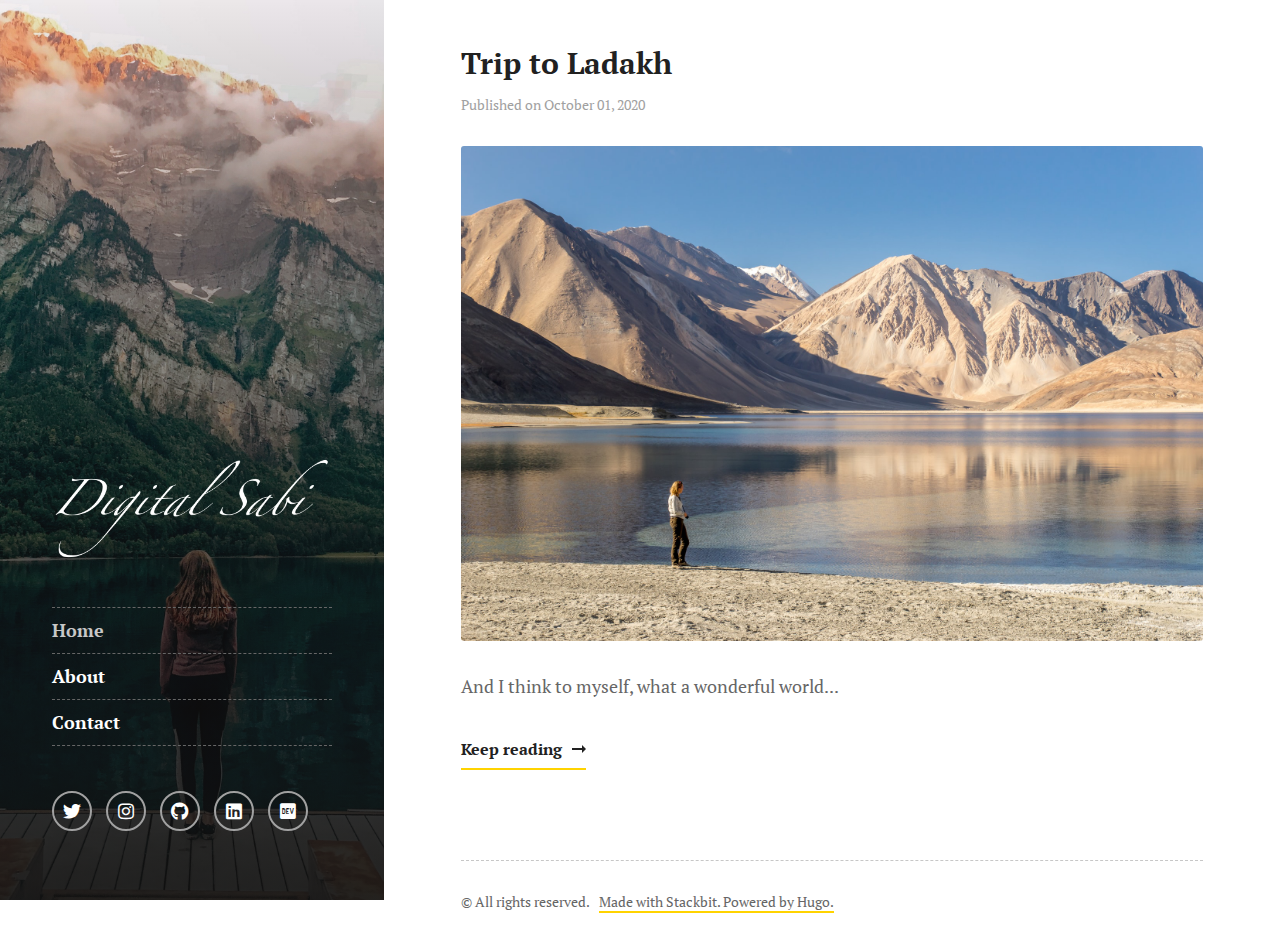
<file: index.html>
<!doctype html>
<html lang="en">
    <head>
	<meta name="generator" content="Hugo 0.75.1" />    
        
        <title>Home - Digital Sabi</title>
        <meta charset="utf-8">
        <meta name="viewport" content="width=device-width, initial-scale=1.0" />
        <meta name="description" content="A Travel and Lifestyle Blog"/>
        <link href="https://fonts.googleapis.com/css?family=PT+Serif:400,400i,700,700i&display=swap" rel="stylesheet">
        <link rel="stylesheet" href="/assets/css/main.css">
        
        
    </head>
    <body>
        
        <div id="page" class="site palette-yellow">
        
          

  
  <header id="masthead" class="site-header">
  
<script type="application/javascript">
var doNotTrack = false;
if (!doNotTrack) {
	(function(i,s,o,g,r,a,m){i['GoogleAnalyticsObject']=r;i[r]=i[r]||function(){
	(i[r].q=i[r].q||[]).push(arguments)},i[r].l=1*new Date();a=s.createElement(o),
	m=s.getElementsByTagName(o)[0];a.async=1;a.src=g;m.parentNode.insertBefore(a,m)
	})(window,document,'script','https://www.google-analytics.com/analytics.js','ga');
	ga('create', 'UA-179572812-1', 'auto');
	
	ga('send', 'pageview');
}
</script>

  
  <div id="header-bg" class="site-header-bg" style="background-image:url('/images/header-bg1.jpg')"></div>
  
  <div class="site-header-scroll">
    <div class="site-header-inside">
      <div class="site-header-vertical">
        <div class="site-branding">
  
  <p class="site-logo">
    <a href='/'><img src="/images/digitalsabi01.png"
        alt="Digital Sabi Logo" /></a>
  </p>
  
  
  <p class="site-title"><a href='/'>Digital Sabi</a></p>
  
  
  <p class="site-description">My Life - My Travel</p>
  
</div>

        
<nav id="main-navigation" class="site-navigation" aria-label="Main Navigation">
  <div class="site-nav-wrap">
    <div class="site-nav-inside">

      
      <ul class="menu">
        
          
          
          <li class="menu-item current-menu-item">
            <a href="/">Home</a>
          </li>
        
          
          
          <li class="menu-item">
            <a href="/about/">About</a>
          </li>
        
          
          
          <li class="menu-item">
            <a href="/contact/">Contact</a>
          </li>
        
      </ul>
      

      
      <div class="social-links">
        
        
        <a class="button-circle" href="https://twitter.com/" target="_blank" rel="noopener">
          
          <span class="fab fa-twitter" aria-hidden="true"></span><span class="screen-reader-text">Twitter</span>
          
        </a>
        
        
        
        <a class="button-circle" href="https://www.instagram.com/" target="_blank" rel="noopener">
          
          <span class="fab fa-instagram" aria-hidden="true"></span><span class="screen-reader-text">Instagram</span>
          
        </a>
        
        
        
        <a class="button-circle" href="https://github.com/" target="_blank" rel="noopener">
          
          <span class="fab fa-github" aria-hidden="true"></span><span class="screen-reader-text">GitHub</span>
          
        </a>
        
        
        
        <a class="button-circle" href="https://www.linkedin.com/" target="_blank" rel="noopener">
          
          <span class="fab fa-linkedin" aria-hidden="true"></span><span class="screen-reader-text">LinkedIn</span>
          
        </a>
        
        
        
        <a class="button-circle" href="https://dev.to/" target="_blank" rel="noopener">
          
          <span class="fab fa-dev" aria-hidden="true"></span><span class="screen-reader-text">DEV</span>
          
        </a>
        
        
      </div>
      

    </div>
  </div>
</nav>
<button id="menu-toggle" class="menu-toggle"><span class="screen-reader-text">Menu</span><span class="icon-menu" aria-hidden="true"></span></button>


      </div>
    </div>
  </div>
</header>


  <div id="content" class="site-content">
    <main id="main" class="site-main inner">

      <div class="post-feed">
        
        
        <article class="post">
          <header class="post-header">
            <h2 class="post-title"><a href="/posts/ladakh_day_01/" rel="bookmark">Trip to Ladakh</a></h2>
            <div class="post-meta">
              Published on <time class="published"
                datetime="2020-10-01 00:00">October 01, 2020</time>
            </div>
          </header>
          
          <a class="post-thumbnail" href="/posts/ladakh_day_01/">
            <img class="thumbnail" src="/images/post_00_00.jpg" alt="Trip to Ladakh" />
          </a>
          
          <div class="post-content">
            <p>And I think to myself, what a wonderful world...</p>
          </div>
          
          <p class="read-more">
            <a class="read-more-link" href="/posts/ladakh_day_01/">Keep reading <span class="icon-arrow-right" aria-hidden="true"></span></a>
          </p>
          
        </article>
        
      </div>

      
      

    </main>

    <footer id="colophon" class="site-footer inner">
  
  <div class="site-footer-inside">
    
    <span class="copyright">&copy; All rights reserved.</span>
    
    
      <a href="https://www.stackbit.com" target="_blank" rel="noopener"
      >Made with Stackbit. Powered by Hugo.</a>
    
  </div>
  
  <a id="to-top" class="to-top" href="#page">To top <span class="icon-arrow-up" aria-hidden="true"></span></a>
</footer>


  </div>


        
        </div>
        
        <script src="/assets/js/plugins.js"></script>
        <script src="/assets/js/main.js"></script>
    </body> 
</html>
</file>
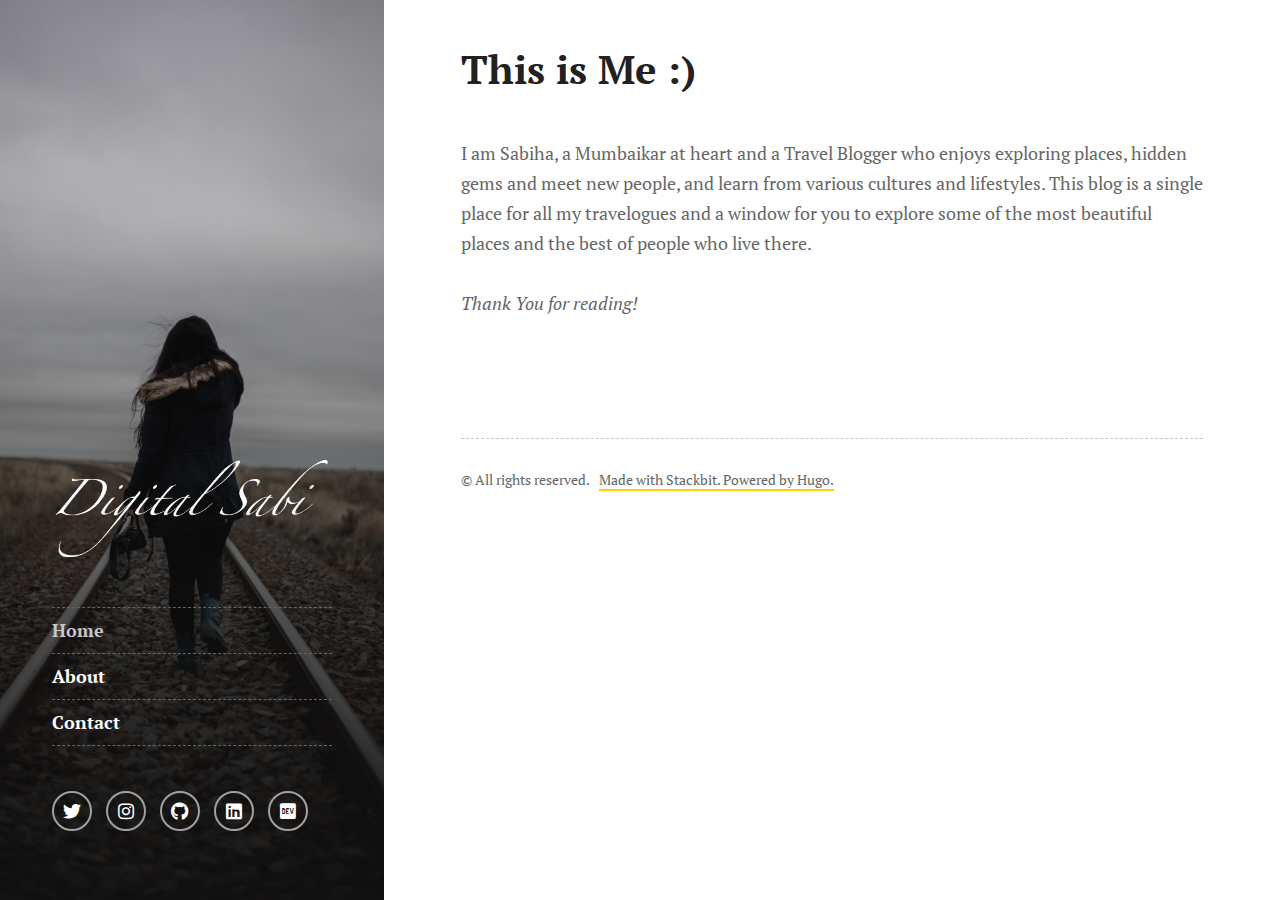
<file: about/index.html>
<!doctype html>
<html lang="en">
    <head>    
        
        <title>This is Me :) - Digital Sabi</title>
        <meta charset="utf-8">
        <meta name="viewport" content="width=device-width, initial-scale=1.0" />
        <meta name="description" content="A Travel and Lifestyle Blog"/>
        <link href="https://fonts.googleapis.com/css?family=PT+Serif:400,400i,700,700i&display=swap" rel="stylesheet">
        <link rel="stylesheet" href="/assets/css/main.css">
        
        
    </head>
    <body>
        
        <div id="page" class="site palette-yellow">
        
          

  
  <header id="masthead" class="site-header">
  
<script type="application/javascript">
var doNotTrack = false;
if (!doNotTrack) {
	(function(i,s,o,g,r,a,m){i['GoogleAnalyticsObject']=r;i[r]=i[r]||function(){
	(i[r].q=i[r].q||[]).push(arguments)},i[r].l=1*new Date();a=s.createElement(o),
	m=s.getElementsByTagName(o)[0];a.async=1;a.src=g;m.parentNode.insertBefore(a,m)
	})(window,document,'script','https://www.google-analytics.com/analytics.js','ga');
	ga('create', 'UA-179572812-1', 'auto');
	
	ga('send', 'pageview');
}
</script>

  
  <div id="header-bg" class="site-header-bg" style="background-image:url('/images/about1.jpg')"></div>
  
  <div class="site-header-scroll">
    <div class="site-header-inside">
      <div class="site-header-vertical">
        <div class="site-branding">
  
  <p class="site-logo">
    <a href='/'><img src="/images/digitalsabi01.png"
        alt="Digital Sabi Logo" /></a>
  </p>
  
  
  <p class="site-title"><a href='/'>Digital Sabi</a></p>
  
  
  <p class="site-description">My Life - My Travel</p>
  
</div>

        
<nav id="main-navigation" class="site-navigation" aria-label="Main Navigation">
  <div class="site-nav-wrap">
    <div class="site-nav-inside">

      
      <ul class="menu">
        
          
          
          <li class="menu-item current-menu-item">
            <a href="/">Home</a>
          </li>
        
          
          
          <li class="menu-item">
            <a href="/about/">About</a>
          </li>
        
          
          
          <li class="menu-item">
            <a href="/contact/">Contact</a>
          </li>
        
      </ul>
      

      
      <div class="social-links">
        
        
        <a class="button-circle" href="https://twitter.com/" target="_blank" rel="noopener">
          
          <span class="fab fa-twitter" aria-hidden="true"></span><span class="screen-reader-text">Twitter</span>
          
        </a>
        
        
        
        <a class="button-circle" href="https://www.instagram.com/" target="_blank" rel="noopener">
          
          <span class="fab fa-instagram" aria-hidden="true"></span><span class="screen-reader-text">Instagram</span>
          
        </a>
        
        
        
        <a class="button-circle" href="https://github.com/" target="_blank" rel="noopener">
          
          <span class="fab fa-github" aria-hidden="true"></span><span class="screen-reader-text">GitHub</span>
          
        </a>
        
        
        
        <a class="button-circle" href="https://www.linkedin.com/" target="_blank" rel="noopener">
          
          <span class="fab fa-linkedin" aria-hidden="true"></span><span class="screen-reader-text">LinkedIn</span>
          
        </a>
        
        
        
        <a class="button-circle" href="https://dev.to/" target="_blank" rel="noopener">
          
          <span class="fab fa-dev" aria-hidden="true"></span><span class="screen-reader-text">DEV</span>
          
        </a>
        
        
      </div>
      

    </div>
  </div>
</nav>
<button id="menu-toggle" class="menu-toggle"><span class="screen-reader-text">Menu</span><span class="icon-menu" aria-hidden="true"></span></button>


      </div>
    </div>
  </div>
</header>


  <div id="content" class="site-content">
    <main id="main" class="site-main inner">

      <article class="post page post-full">
        <header class="post-header">
          <h1 class="post-title">This is Me :)</h1>
        </header>
        
        <div class="post-content">
          <p>I am Sabiha, a Mumbaikar at heart and a Travel Blogger who enjoys exploring places, hidden gems and meet new people, and learn from various cultures and lifestyles. This blog is a single place for all my travelogues and a window for you to explore some of the most beautiful places and the best of people who live there.</p>
<p><em>Thank You for reading!</em></p>

        </div>
      </article>

    </main>

    <footer id="colophon" class="site-footer inner">
  
  <div class="site-footer-inside">
    
    <span class="copyright">&copy; All rights reserved.</span>
    
    
      <a href="https://www.stackbit.com" target="_blank" rel="noopener"
      >Made with Stackbit. Powered by Hugo.</a>
    
  </div>
  
  <a id="to-top" class="to-top" href="#page">To top <span class="icon-arrow-up" aria-hidden="true"></span></a>
</footer>


  </div>


        
        </div>
        
        <script src="/assets/js/plugins.js"></script>
        <script src="/assets/js/main.js"></script>
    </body> 
</html>
</file>
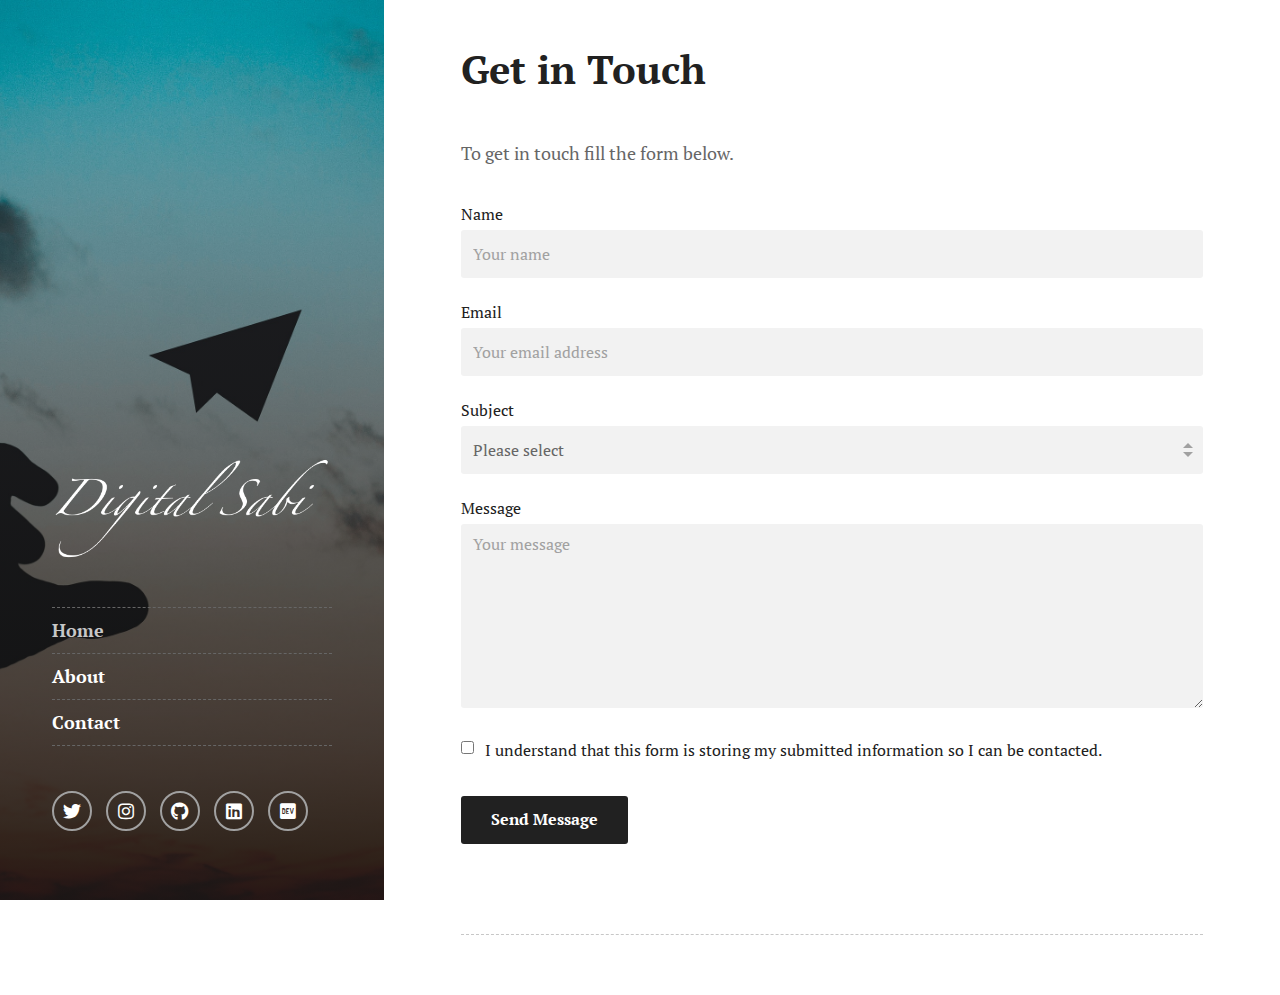
<file: contact/index.html>
<!doctype html>
<html lang="en">
    <head>    
        
        <title>Get in Touch - Digital Sabi</title>
        <meta charset="utf-8">
        <meta name="viewport" content="width=device-width, initial-scale=1.0" />
        <meta name="description" content="A Travel and Lifestyle Blog"/>
        <link href="https://fonts.googleapis.com/css?family=PT+Serif:400,400i,700,700i&display=swap" rel="stylesheet">
        <link rel="stylesheet" href="/assets/css/main.css">
        
        
    </head>
    <body>
        
        <div id="page" class="site palette-yellow">
        
          

  
  <header id="masthead" class="site-header">
  
<script type="application/javascript">
var doNotTrack = false;
if (!doNotTrack) {
	(function(i,s,o,g,r,a,m){i['GoogleAnalyticsObject']=r;i[r]=i[r]||function(){
	(i[r].q=i[r].q||[]).push(arguments)},i[r].l=1*new Date();a=s.createElement(o),
	m=s.getElementsByTagName(o)[0];a.async=1;a.src=g;m.parentNode.insertBefore(a,m)
	})(window,document,'script','https://www.google-analytics.com/analytics.js','ga');
	ga('create', 'UA-179572812-1', 'auto');
	
	ga('send', 'pageview');
}
</script>

  
  <div id="header-bg" class="site-header-bg" style="background-image:url('/images/contact1.jpg')"></div>
  
  <div class="site-header-scroll">
    <div class="site-header-inside">
      <div class="site-header-vertical">
        <div class="site-branding">
  
  <p class="site-logo">
    <a href='/'><img src="/images/digitalsabi01.png"
        alt="Digital Sabi Logo" /></a>
  </p>
  
  
  <p class="site-title"><a href='/'>Digital Sabi</a></p>
  
  
  <p class="site-description">My Life - My Travel</p>
  
</div>

        
<nav id="main-navigation" class="site-navigation" aria-label="Main Navigation">
  <div class="site-nav-wrap">
    <div class="site-nav-inside">

      
      <ul class="menu">
        
          
          
          <li class="menu-item current-menu-item">
            <a href="/">Home</a>
          </li>
        
          
          
          <li class="menu-item">
            <a href="/about/">About</a>
          </li>
        
          
          
          <li class="menu-item">
            <a href="/contact/">Contact</a>
          </li>
        
      </ul>
      

      
      <div class="social-links">
        
        
        <a class="button-circle" href="https://twitter.com/" target="_blank" rel="noopener">
          
          <span class="fab fa-twitter" aria-hidden="true"></span><span class="screen-reader-text">Twitter</span>
          
        </a>
        
        
        
        <a class="button-circle" href="https://www.instagram.com/" target="_blank" rel="noopener">
          
          <span class="fab fa-instagram" aria-hidden="true"></span><span class="screen-reader-text">Instagram</span>
          
        </a>
        
        
        
        <a class="button-circle" href="https://github.com/" target="_blank" rel="noopener">
          
          <span class="fab fa-github" aria-hidden="true"></span><span class="screen-reader-text">GitHub</span>
          
        </a>
        
        
        
        <a class="button-circle" href="https://www.linkedin.com/" target="_blank" rel="noopener">
          
          <span class="fab fa-linkedin" aria-hidden="true"></span><span class="screen-reader-text">LinkedIn</span>
          
        </a>
        
        
        
        <a class="button-circle" href="https://dev.to/" target="_blank" rel="noopener">
          
          <span class="fab fa-dev" aria-hidden="true"></span><span class="screen-reader-text">DEV</span>
          
        </a>
        
        
      </div>
      

    </div>
  </div>
</nav>
<button id="menu-toggle" class="menu-toggle"><span class="screen-reader-text">Menu</span><span class="icon-menu" aria-hidden="true"></span></button>


      </div>
    </div>
  </div>
</header>


  <div id="content" class="site-content">
    <main id="main" class="site-main inner">

      <article class="post page post-full">
        <header class="post-header">
          <h1 class="post-title">Get in Touch</h1>
        </header>
        
        <div class="post-content">
          <p>To get in touch fill the form below.</p>

          <form name="contactForm" id="contactForm" method="POST" data-netlify="true" data-netlify-honeypot="bot-field">
            <div class="screen-reader-text">
              <label>Don't fill this out if you're human: <input name="bot-field" /></label>
            </div>
            <input type="hidden" name="form-name" value="contactForm" />
            
              
              

<div class="form-group">
  
  <label for="name">Name</label>
  
  <input type="text" name="name" id="name" placeholder="Your name" required />
</div>


            
              
              

<div class="form-group">
  
  <label for="email">Email</label>
  
  <input type="email" name="email" id="email" placeholder="Your email address" required />
</div>


            
              
              

<div class="form-group">
  
  <label for="subject">Subject</label>
  
  <div class="form-select-wrap">
    <select id="subject" name="subject">
      
      <option value="">Please select</option>
      
      
      <option value="Error on the site">Error on the site</option>
      
      <option value="Sponsorship">Sponsorship</option>
      
      <option value="Other">Other</option>
      
    </select>
  </div>
</div>


            
              
              

<div class="form-group">
  
  <label for="message">Message</label>
  
  <textarea name="message" id="message" rows="7" placeholder="Your message"></textarea>
</div>


            
              
              

<div class="form-group form-checkbox">
  <input type="checkbox" id="consent" name="consent">
  
  <label for="consent">I understand that this form is storing my submitted information so I can be contacted.</label>
  
</div>


            
            <div class="form-submit">
              <button type="submit" class="button">Send Message</button>
            </div>
          </form>
        </div>
      </article>

    </main>

    <footer id="colophon" class="site-footer inner">
  
  <a id="to-top" class="to-top" href="#page">To top <span class="icon-arrow-up" aria-hidden="true"></span></a>
</footer>


  </div>


        
        </div>
        
        <script src="/assets/js/plugins.js"></script>
        <script src="/assets/js/main.js"></script>
    </body> 
</html>
</file>
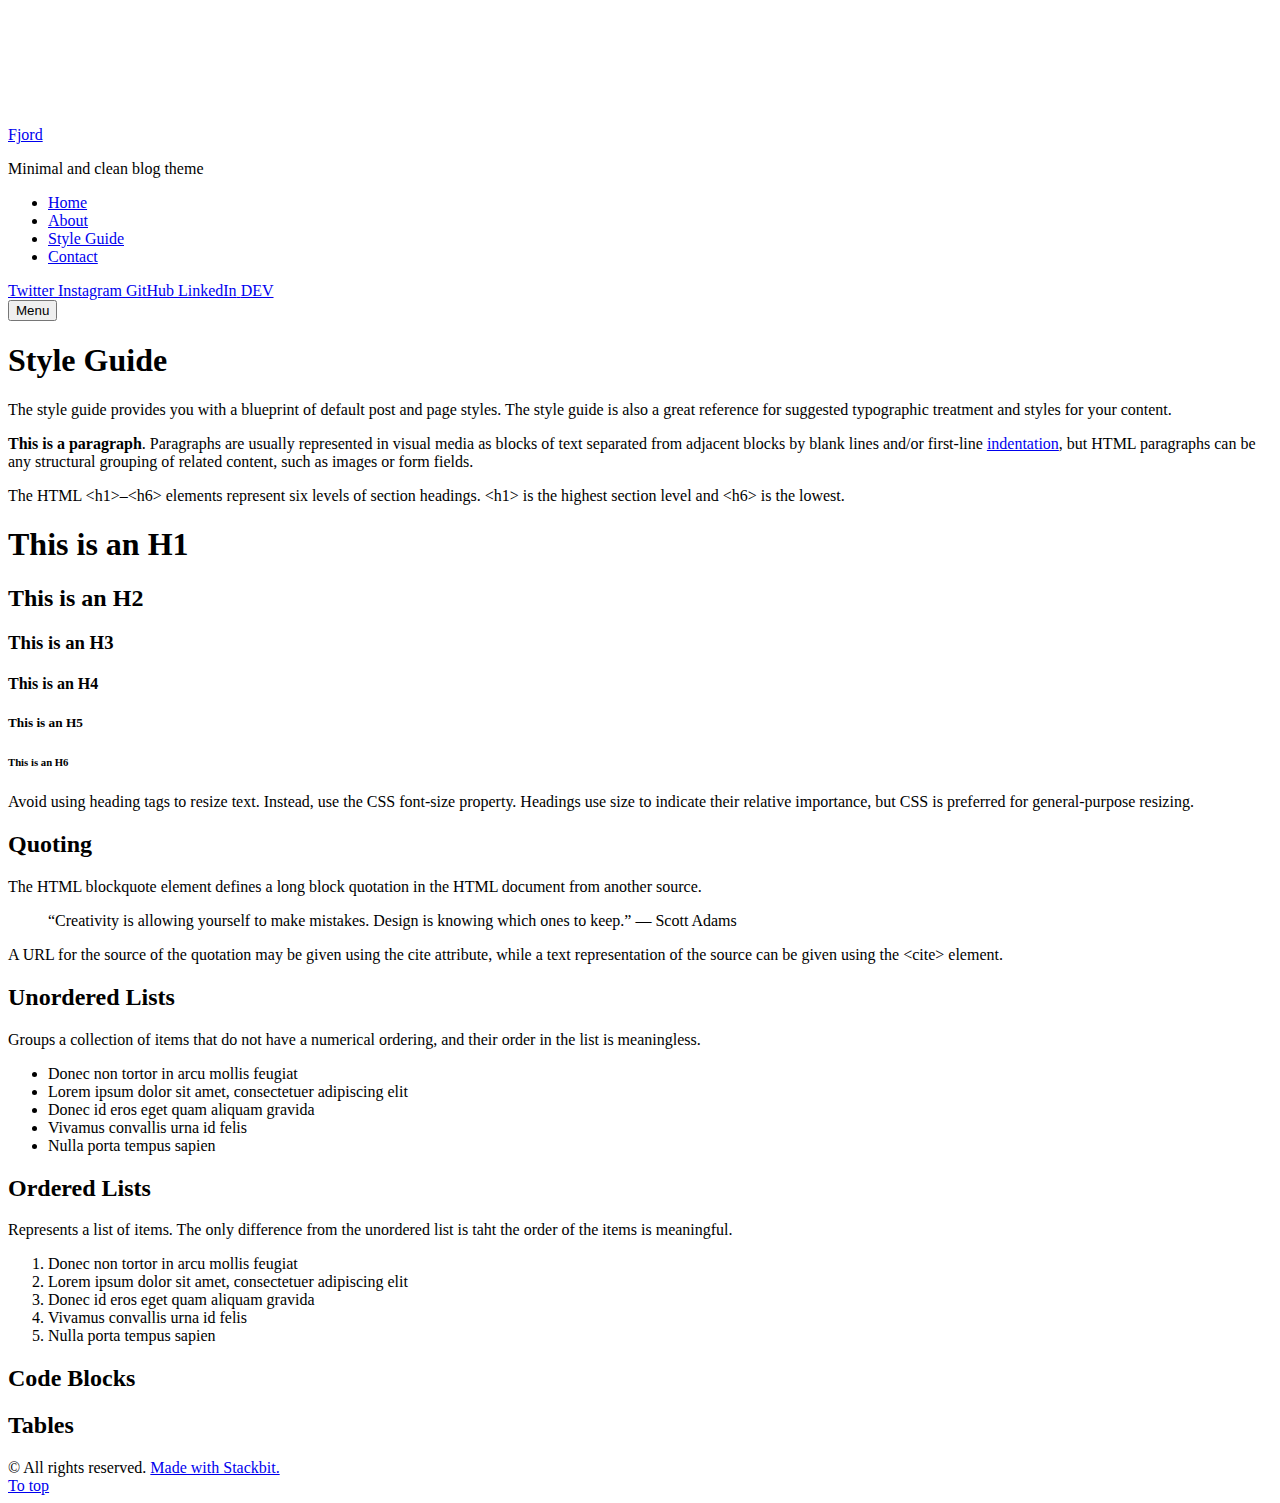
<file: style-guide/index.html>
<!doctype html>
<html lang="en">
    <head>    
        
        <title>Style Guide - Stackbit Fjord Theme</title>
        <meta charset="utf-8">
        <meta name="viewport" content="width=device-width, initial-scale=1.0" />
        <meta name="description" content="A minimal blogging theme for Stackbit"/>
        <link href="https://fonts.googleapis.com/css?family=PT+Serif:400,400i,700,700i&display=swap" rel="stylesheet">
        <link rel="stylesheet" href="https://digitalsabi.com/assets/css/main.css">
        
        
    </head>
    <body>
        
        <div id="page" class="site palette-yellow">
        
          

  
  <header id="masthead" class="site-header">
  
  <div id="header-bg" class="site-header-bg" style="background-image:url('/images/style-guide.jpg')"></div>
  
  <div class="site-header-scroll">
    <div class="site-header-inside">
      <div class="site-header-vertical">
        <div class="site-branding">
  
  <p class="site-logo">
    <a href='/'><img src="/images/logo.png"
        alt="Fjord Logo" /></a>
  </p>
  
  
  <p class="site-title"><a href='/'>Fjord</a></p>
  
  
  <p class="site-description">Minimal and clean blog theme</p>
  
</div>

        
<nav id="main-navigation" class="site-navigation" aria-label="Main Navigation">
  <div class="site-nav-wrap">
    <div class="site-nav-inside">

      
      <ul class="menu">
        
          
          
          <li class="menu-item current-menu-item">
            <a href="/">Home</a>
          </li>
        
          
          
          <li class="menu-item">
            <a href="/about/">About</a>
          </li>
        
          
          
          <li class="menu-item">
            <a href="/style-guide/">Style Guide</a>
          </li>
        
          
          
          <li class="menu-item">
            <a href="/contact/">Contact</a>
          </li>
        
      </ul>
      

      
      <div class="social-links">
        
        
        <a class="button-circle" href="https://twitter.com/" target="_blank" rel="noopener">
          
          <span class="fab fa-twitter" aria-hidden="true"></span><span class="screen-reader-text">Twitter</span>
          
        </a>
        
        
        
        <a class="button-circle" href="https://www.instagram.com/" target="_blank" rel="noopener">
          
          <span class="fab fa-instagram" aria-hidden="true"></span><span class="screen-reader-text">Instagram</span>
          
        </a>
        
        
        
        <a class="button-circle" href="https://github.com/" target="_blank" rel="noopener">
          
          <span class="fab fa-github" aria-hidden="true"></span><span class="screen-reader-text">GitHub</span>
          
        </a>
        
        
        
        <a class="button-circle" href="https://www.linkedin.com/" target="_blank" rel="noopener">
          
          <span class="fab fa-linkedin" aria-hidden="true"></span><span class="screen-reader-text">LinkedIn</span>
          
        </a>
        
        
        
        <a class="button-circle" href="https://dev.to/" target="_blank" rel="noopener">
          
          <span class="fab fa-dev" aria-hidden="true"></span><span class="screen-reader-text">DEV</span>
          
        </a>
        
        
      </div>
      

    </div>
  </div>
</nav>
<button id="menu-toggle" class="menu-toggle"><span class="screen-reader-text">Menu</span><span class="icon-menu" aria-hidden="true"></span></button>


      </div>
    </div>
  </div>
</header>


  <div id="content" class="site-content">
    <main id="main" class="site-main inner">

      <article class="post page post-full">
        <header class="post-header">
          <h1 class="post-title">Style Guide</h1>
        </header>
        
        <div class="post-subtitle">
          The style guide provides you with a blueprint of default post and page styles. The style guide is also a great reference for suggested typographic treatment and styles for your content.
        </div>
        
        <div class="post-content">
          <p><strong>This is a paragraph</strong>. Paragraphs are usually represented in visual media as blocks of text separated from adjacent blocks by blank lines and/or first-line <a href="https://en.wikipedia.org/wiki/Indentation_(typesetting)">indentation</a>, but <!-- raw HTML omitted -->HTML<!-- raw HTML omitted --> paragraphs can be any structural grouping of related content, such as images or form fields.</p>
<p>The HTML &lt;h1&gt;–&lt;h6&gt; elements represent six levels of section headings. &lt;h1&gt; is the highest section level and &lt;h6&gt; is the lowest.</p>
<h1 id="this-is-an-h1">This is an H1</h1>
<h2 id="this-is-an-h2">This is an H2</h2>
<h3 id="this-is-an-h3">This is an H3</h3>
<h4 id="this-is-an-h4">This is an H4</h4>
<h5 id="this-is-an-h5">This is an H5</h5>
<h6 id="this-is-an-h6">This is an H6</h6>
<p>Avoid using heading tags to resize text. Instead, use the CSS font-size property. Headings use size to indicate their relative importance, but CSS is preferred for general-purpose resizing.</p>
<h2 id="quoting">Quoting</h2>
<p>The HTML blockquote element defines a long block quotation in the HTML document from another source.</p>
<blockquote>
<p>“Creativity is allowing yourself to make mistakes. Design is knowing which ones to keep.” <!-- raw HTML omitted -->― Scott Adams<!-- raw HTML omitted --></p>
</blockquote>
<p>A URL for the source of the quotation may be given using the cite attribute, while a text representation of the source can be given using the &lt;cite&gt; element.</p>
<!-- raw HTML omitted -->
<h2 id="unordered-lists">Unordered Lists</h2>
<p>Groups a collection of items that do not have a numerical ordering, and their order in the list is meaningless.</p>
<ul>
<li>Donec non tortor in arcu mollis feugiat</li>
<li>Lorem ipsum dolor sit amet, consectetuer adipiscing elit</li>
<li>Donec id eros eget quam aliquam gravida</li>
<li>Vivamus convallis urna id felis</li>
<li>Nulla porta tempus sapien</li>
</ul>
<h2 id="ordered-lists">Ordered Lists</h2>
<p>Represents a list of items. The only difference from the unordered list is taht the order of the items is meaningful.</p>
<ol>
<li>Donec non tortor in arcu mollis feugiat</li>
<li>Lorem ipsum dolor sit amet, consectetuer adipiscing elit</li>
<li>Donec id eros eget quam aliquam gravida</li>
<li>Vivamus convallis urna id felis</li>
<li>Nulla porta tempus sapien</li>
</ol>
<h2 id="code-blocks">Code Blocks</h2>
<!-- raw HTML omitted -->
<!-- raw HTML omitted -->
<h2 id="tables">Tables</h2>
<!-- raw HTML omitted -->

        </div>
      </article>

    </main>

    <footer id="colophon" class="site-footer inner">
  
  <div class="site-footer-inside">
    
    <span class="copyright">&copy; All rights reserved.</span>
    
    
      <a href="https://www.stackbit.com" target="_blank" rel="noopener"
      >Made with Stackbit.</a>
    
  </div>
  
  <a id="to-top" class="to-top" href="#page">To top <span class="icon-arrow-up" aria-hidden="true"></span></a>
</footer>


  </div>


        
        </div>
        
        <script src="/assets/js/plugins.js"></script>
        <script src="/assets/js/main.js"></script>
    </body> 
</html>
</file>
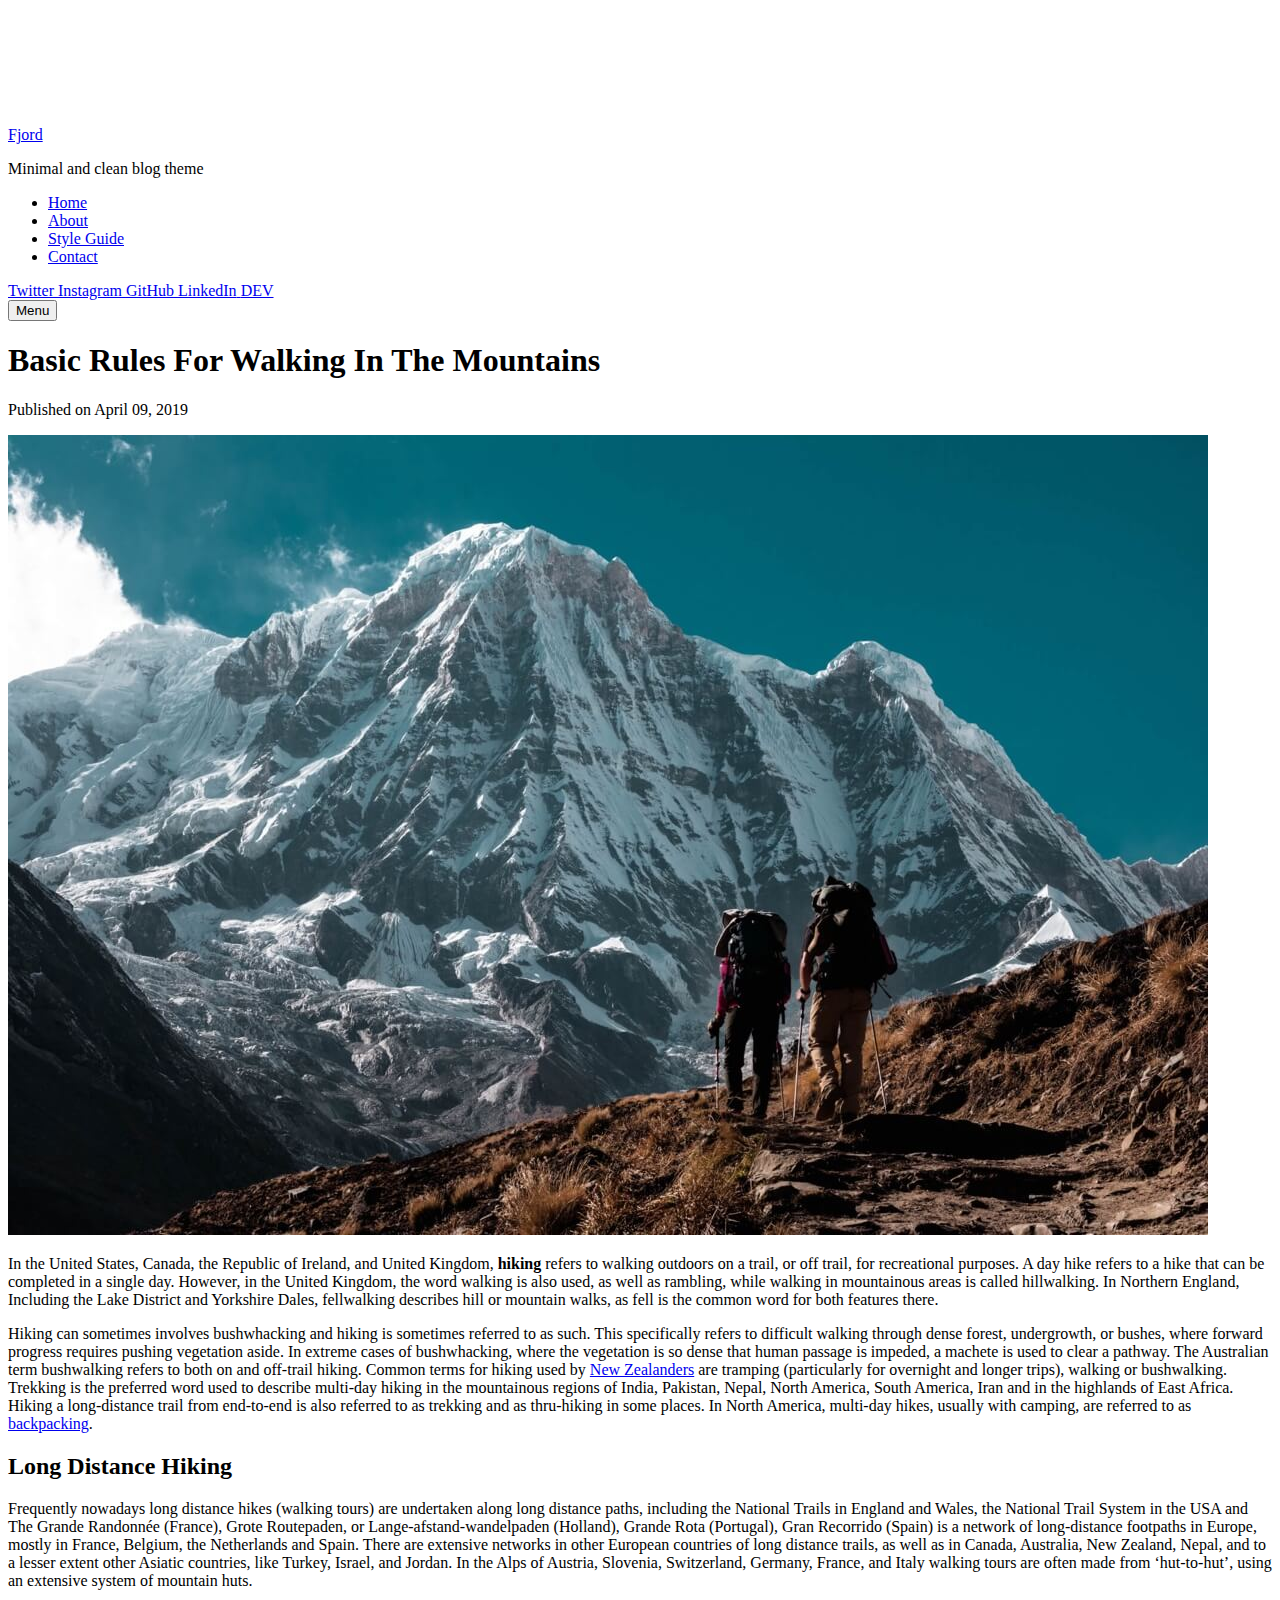
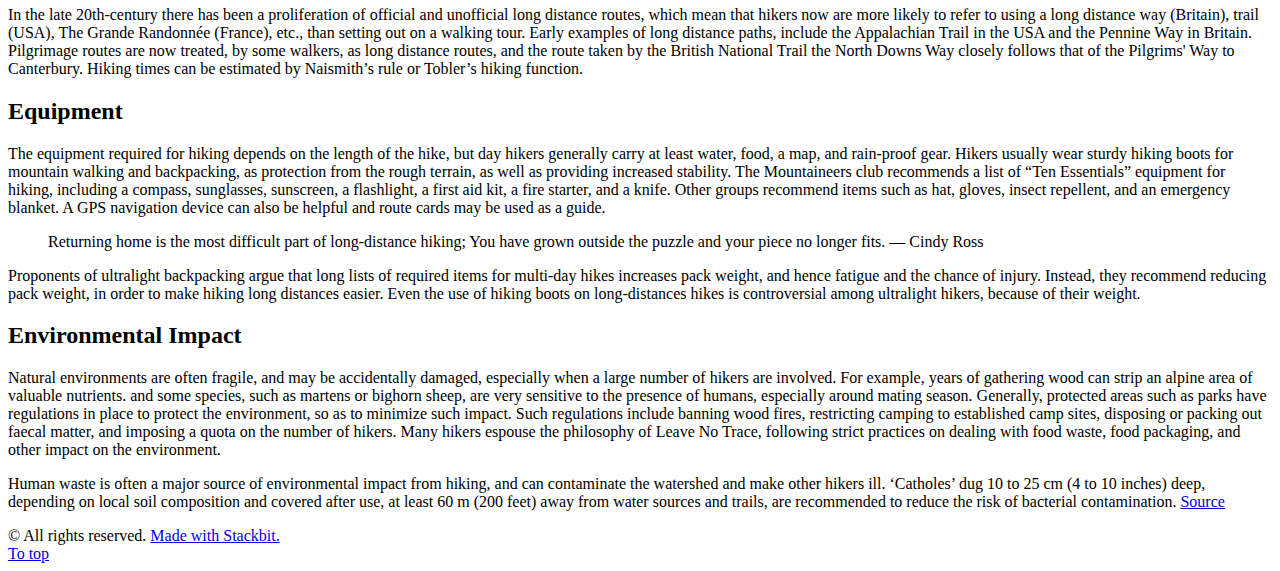
<file: posts/basic-rules-for-walking-in-the-mountains/index.html>
<!doctype html>
<html lang="en">
    <head>    
        
        <title>Basic Rules For Walking In The Mountains - Stackbit Fjord Theme</title>
        <meta charset="utf-8">
        <meta name="viewport" content="width=device-width, initial-scale=1.0" />
        <meta name="description" content="Hiking is sometimes referred to as such. This specifically refers to difficult walking through dense forest, undergrowth, or bushes, where forward progress requires pushing vegetation aside."/>
        <link href="https://fonts.googleapis.com/css?family=PT+Serif:400,400i,700,700i&display=swap" rel="stylesheet">
        <link rel="stylesheet" href="https://digitalsabi.com/assets/css/main.css">
        
        
        
        
    </head>
    <body>
        
        <div id="page" class="site palette-yellow">
        
          

  
    
    <header id="masthead" class="site-header">
  
  <div id="header-bg" class="site-header-bg" style="background-image:url('/images/1.jpg')"></div>
  
  <div class="site-header-scroll">
    <div class="site-header-inside">
      <div class="site-header-vertical">
        <div class="site-branding">
  
  <p class="site-logo">
    <a href='/'><img src="/images/logo.png"
        alt="Fjord Logo" /></a>
  </p>
  
  
  <p class="site-title"><a href='/'>Fjord</a></p>
  
  
  <p class="site-description">Minimal and clean blog theme</p>
  
</div>

        
<nav id="main-navigation" class="site-navigation" aria-label="Main Navigation">
  <div class="site-nav-wrap">
    <div class="site-nav-inside">

      
      <ul class="menu">
        
          
          
          <li class="menu-item current-menu-item">
            <a href="/">Home</a>
          </li>
        
          
          
          <li class="menu-item">
            <a href="/about/">About</a>
          </li>
        
          
          
          <li class="menu-item">
            <a href="/style-guide/">Style Guide</a>
          </li>
        
          
          
          <li class="menu-item">
            <a href="/contact/">Contact</a>
          </li>
        
      </ul>
      

      
      <div class="social-links">
        
        
        <a class="button-circle" href="https://twitter.com/" target="_blank" rel="noopener">
          
          <span class="fab fa-twitter" aria-hidden="true"></span><span class="screen-reader-text">Twitter</span>
          
        </a>
        
        
        
        <a class="button-circle" href="https://www.instagram.com/" target="_blank" rel="noopener">
          
          <span class="fab fa-instagram" aria-hidden="true"></span><span class="screen-reader-text">Instagram</span>
          
        </a>
        
        
        
        <a class="button-circle" href="https://github.com/" target="_blank" rel="noopener">
          
          <span class="fab fa-github" aria-hidden="true"></span><span class="screen-reader-text">GitHub</span>
          
        </a>
        
        
        
        <a class="button-circle" href="https://www.linkedin.com/" target="_blank" rel="noopener">
          
          <span class="fab fa-linkedin" aria-hidden="true"></span><span class="screen-reader-text">LinkedIn</span>
          
        </a>
        
        
        
        <a class="button-circle" href="https://dev.to/" target="_blank" rel="noopener">
          
          <span class="fab fa-dev" aria-hidden="true"></span><span class="screen-reader-text">DEV</span>
          
        </a>
        
        
      </div>
      

    </div>
  </div>
</nav>
<button id="menu-toggle" class="menu-toggle"><span class="screen-reader-text">Menu</span><span class="icon-menu" aria-hidden="true"></span></button>


      </div>
    </div>
  </div>
</header>

  

  <div id="content" class="site-content">
    <main id="main" class="site-main inner">

      <article class="post post-full">
        <header class="post-header">
          <h1 class="post-title">Basic Rules For Walking In The Mountains</h1>
          <div class="post-meta">
            Published on <time class="published"
              datetime="2019-04-09 00:00">April 09, 2019</time>
          </div>
        </header>
        
        <div class="post-content">
          <p><img src="/images/2.jpg" alt="Hiking"></p>
<p>In the United States, Canada, the Republic of Ireland, and United Kingdom, <strong>hiking</strong> refers to walking outdoors on a trail, or off trail, for recreational purposes. A day hike refers to a hike that can be completed in a single day. However, in the United Kingdom, the word walking is also used, as well as rambling, while walking in mountainous areas is called hillwalking. In Northern England, Including the Lake District and Yorkshire Dales, fellwalking describes hill or mountain walks, as fell is the common word for both features there.</p>
<p>Hiking can sometimes involves bushwhacking and hiking is sometimes referred to as such. This specifically refers to difficult walking through dense forest, undergrowth, or bushes, where forward progress requires pushing vegetation aside. In extreme cases of bushwhacking, where the vegetation is so dense that human passage is impeded, a machete is used to clear a pathway. The Australian term bushwalking refers to both on and off-trail hiking. Common terms for hiking used by <a href="https://en.wikipedia.org/wiki/New_Zealand">New Zealanders</a> are tramping (particularly for overnight and longer trips), walking or bushwalking. Trekking is the preferred word used to describe multi-day hiking in the mountainous regions of India, Pakistan, Nepal, North America, South America, Iran and in the highlands of East Africa. Hiking a long-distance trail from end-to-end is also referred to as trekking and as thru-hiking in some places. In North America, multi-day hikes, usually with camping, are referred to as <a href="https://en.wikipedia.org/wiki/Backpacking_(wilderness)">backpacking</a>.</p>
<h2 id="long-distance-hiking">Long Distance Hiking</h2>
<p>Frequently nowadays long distance hikes (walking tours) are undertaken along long distance paths, including the National Trails in England and Wales, the National Trail System in the USA and The Grande Randonnée (France), Grote Routepaden, or Lange-afstand-wandelpaden (Holland), Grande Rota (Portugal), Gran Recorrido (Spain) is a network of long-distance footpaths in Europe, mostly in France, Belgium, the Netherlands and Spain. There are extensive networks in other European countries of long distance trails, as well as in Canada, Australia, New Zealand, Nepal, and to a lesser extent other Asiatic countries, like Turkey, Israel, and Jordan. In the Alps of Austria, Slovenia, Switzerland, Germany, France, and Italy walking tours are often made from &lsquo;hut-to-hut&rsquo;, using an extensive system of mountain huts.</p>
<p>In the late 20th-century there has been a proliferation of official and unofficial long distance routes, which mean that hikers now are more likely to refer to using a long distance way (Britain), trail (USA), The Grande Randonnée (France), etc., than setting out on a walking tour. Early examples of long distance paths, include the Appalachian Trail in the USA and the Pennine Way in Britain. Pilgrimage routes are now treated, by some walkers, as long distance routes, and the route taken by the British National Trail the North Downs Way closely follows that of the Pilgrims' Way to Canterbury. Hiking times can be estimated by Naismith&rsquo;s rule or Tobler&rsquo;s hiking function.</p>
<h2 id="equipment">Equipment</h2>
<p>The equipment required for hiking depends on the length of the hike, but day hikers generally carry at least water, food, a map, and rain-proof gear. Hikers usually wear sturdy hiking boots for mountain walking and backpacking, as protection from the rough terrain, as well as providing increased stability. The Mountaineers club recommends a list of &ldquo;Ten Essentials&rdquo; equipment for hiking, including a compass, sunglasses, sunscreen, a flashlight, a first aid kit, a fire starter, and a knife. Other groups recommend items such as hat, gloves, insect repellent, and an emergency blanket. A GPS navigation device can also be helpful and route cards may be used as a guide.</p>
<blockquote>
<p>Returning home is the most difficult part of long-distance hiking; You have grown outside the puzzle and your piece no longer fits. ― Cindy Ross</p>
</blockquote>
<p>Proponents of ultralight backpacking argue that long lists of required items for multi-day hikes increases pack weight, and hence fatigue and the chance of injury. Instead, they recommend reducing pack weight, in order to make hiking long distances easier. Even the use of hiking boots on long-distances hikes is controversial among ultralight hikers, because of their weight.</p>
<h2 id="environmental-impact">Environmental Impact</h2>
<p>Natural environments are often fragile, and may be accidentally damaged, especially when a large number of hikers are involved. For example, years of gathering wood can strip an alpine area of valuable nutrients. and some species, such as martens or bighorn sheep, are very sensitive to the presence of humans, especially around mating season. Generally, protected areas such as parks have regulations in place to protect the environment, so as to minimize such impact. Such regulations include banning wood fires, restricting camping to established camp sites, disposing or packing out faecal matter, and imposing a quota on the number of hikers. Many hikers espouse the philosophy of Leave No Trace, following strict practices on dealing with food waste, food packaging, and other impact on the environment.</p>
<p>Human waste is often a major source of environmental impact from hiking, and can contaminate the watershed and make other hikers ill. &lsquo;Catholes&rsquo; dug 10 to 25 cm (4 to 10 inches) deep, depending on local soil composition and covered after use, at least 60 m (200 feet) away from water sources and trails, are recommended to reduce the risk of bacterial contamination. <a href="https://en.wikipedia.org/wiki/Hiking">Source</a></p>

        </div>
      </article>

      
      

    </main>

    <footer id="colophon" class="site-footer inner">
  
  <div class="site-footer-inside">
    
    <span class="copyright">&copy; All rights reserved.</span>
    
    
      <a href="https://www.stackbit.com" target="_blank" rel="noopener"
      >Made with Stackbit.</a>
    
  </div>
  
  <a id="to-top" class="to-top" href="#page">To top <span class="icon-arrow-up" aria-hidden="true"></span></a>
</footer>


  </div>


        
        </div>
        
        <script src="/assets/js/plugins.js"></script>
        <script src="/assets/js/main.js"></script>
    </body> 
</html>
</file>
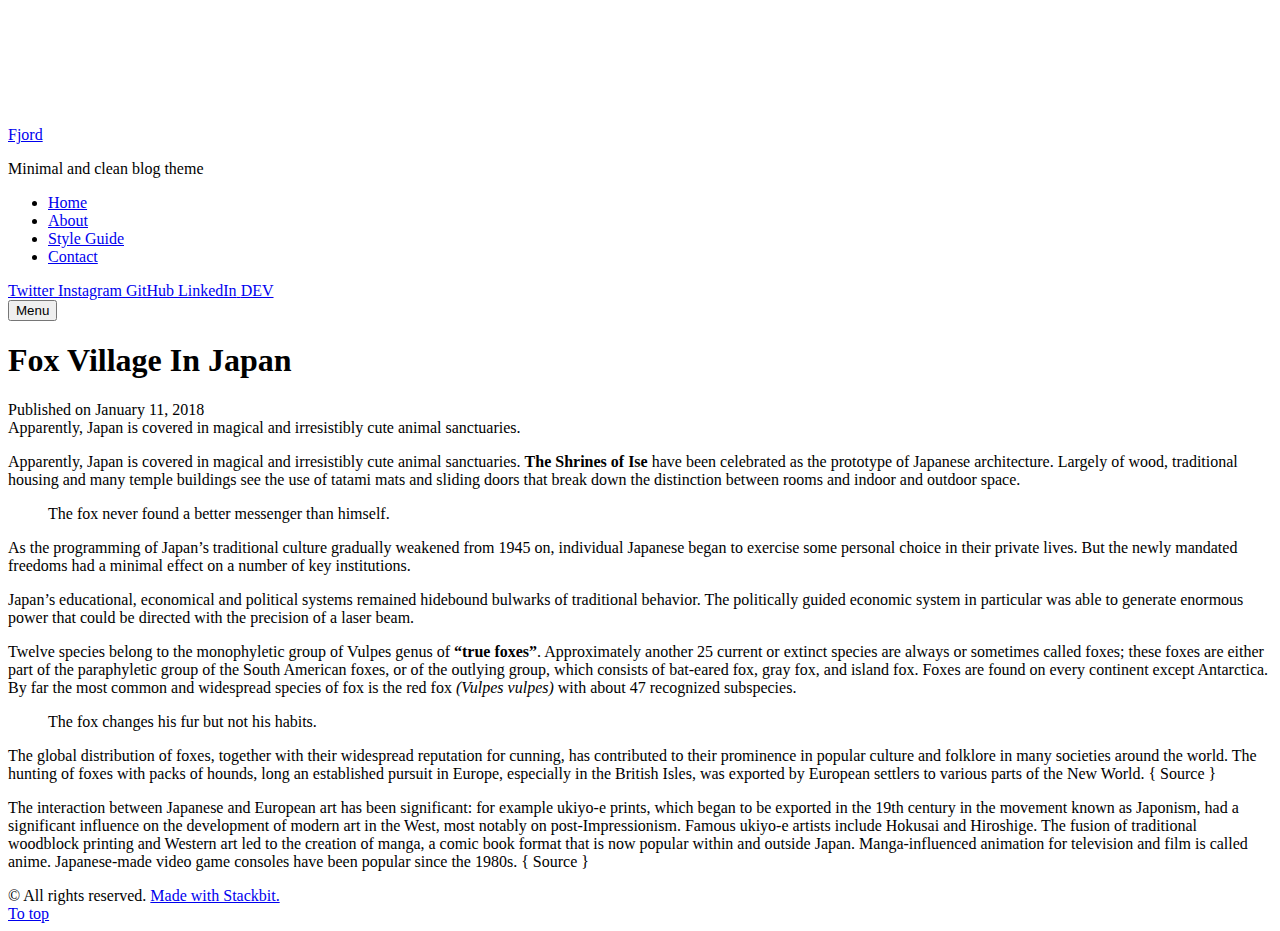
<file: posts/fox-village-in-japan/index.html>
<!doctype html>
<html lang="en">
    <head>    
        
        <title>Fox Village In Japan - Stackbit Fjord Theme</title>
        <meta charset="utf-8">
        <meta name="viewport" content="width=device-width, initial-scale=1.0" />
        <meta name="description" content="Apparently, Japan is covered in magical and irresistibly cute animal sanctuaries. The Shrines of Ise have been celebrated as the prototype of Japanese architecture. Largely of wood, traditional housing and many temple buildings see the use of tatami mats and sliding doors that break down the distinction between rooms and indoor and outdoor space."/>
        <link href="https://fonts.googleapis.com/css?family=PT+Serif:400,400i,700,700i&display=swap" rel="stylesheet">
        <link rel="stylesheet" href="https://digitalsabi.com/assets/css/main.css">
        
        
        
        
    </head>
    <body>
        
        <div id="page" class="site palette-yellow">
        
          

  
    
    <header id="masthead" class="site-header">
  
  <div id="header-bg" class="site-header-bg" style="background-image:url('/images/10.jpg')"></div>
  
  <div class="site-header-scroll">
    <div class="site-header-inside">
      <div class="site-header-vertical">
        <div class="site-branding">
  
  <p class="site-logo">
    <a href='/'><img src="/images/logo.png"
        alt="Fjord Logo" /></a>
  </p>
  
  
  <p class="site-title"><a href='/'>Fjord</a></p>
  
  
  <p class="site-description">Minimal and clean blog theme</p>
  
</div>

        
<nav id="main-navigation" class="site-navigation" aria-label="Main Navigation">
  <div class="site-nav-wrap">
    <div class="site-nav-inside">

      
      <ul class="menu">
        
          
          
          <li class="menu-item current-menu-item">
            <a href="/">Home</a>
          </li>
        
          
          
          <li class="menu-item">
            <a href="/about/">About</a>
          </li>
        
          
          
          <li class="menu-item">
            <a href="/style-guide/">Style Guide</a>
          </li>
        
          
          
          <li class="menu-item">
            <a href="/contact/">Contact</a>
          </li>
        
      </ul>
      

      
      <div class="social-links">
        
        
        <a class="button-circle" href="https://twitter.com/" target="_blank" rel="noopener">
          
          <span class="fab fa-twitter" aria-hidden="true"></span><span class="screen-reader-text">Twitter</span>
          
        </a>
        
        
        
        <a class="button-circle" href="https://www.instagram.com/" target="_blank" rel="noopener">
          
          <span class="fab fa-instagram" aria-hidden="true"></span><span class="screen-reader-text">Instagram</span>
          
        </a>
        
        
        
        <a class="button-circle" href="https://github.com/" target="_blank" rel="noopener">
          
          <span class="fab fa-github" aria-hidden="true"></span><span class="screen-reader-text">GitHub</span>
          
        </a>
        
        
        
        <a class="button-circle" href="https://www.linkedin.com/" target="_blank" rel="noopener">
          
          <span class="fab fa-linkedin" aria-hidden="true"></span><span class="screen-reader-text">LinkedIn</span>
          
        </a>
        
        
        
        <a class="button-circle" href="https://dev.to/" target="_blank" rel="noopener">
          
          <span class="fab fa-dev" aria-hidden="true"></span><span class="screen-reader-text">DEV</span>
          
        </a>
        
        
      </div>
      

    </div>
  </div>
</nav>
<button id="menu-toggle" class="menu-toggle"><span class="screen-reader-text">Menu</span><span class="icon-menu" aria-hidden="true"></span></button>


      </div>
    </div>
  </div>
</header>

  

  <div id="content" class="site-content">
    <main id="main" class="site-main inner">

      <article class="post post-full">
        <header class="post-header">
          <h1 class="post-title">Fox Village In Japan</h1>
          <div class="post-meta">
            Published on <time class="published"
              datetime="2018-01-11 00:00">January 11, 2018</time>
          </div>
        </header>
        
        <div class="post-subtitle">
          Apparently, Japan is covered in magical and irresistibly cute animal sanctuaries.
        </div>
        
        <div class="post-content">
          <p>Apparently, Japan is covered in magical and irresistibly cute animal sanctuaries. <strong>The Shrines of Ise</strong> have been celebrated as the prototype of Japanese architecture. Largely of wood, traditional housing and many temple buildings see the use of tatami mats and sliding doors that break down the distinction between rooms and indoor and outdoor space.</p>
<blockquote>
<p>The fox never found a better messenger than himself.</p>
</blockquote>
<p>As the programming of <!-- raw HTML omitted -->Japan’s<!-- raw HTML omitted --> traditional culture gradually weakened from 1945 on, individual Japanese began to exercise some personal choice in their private lives. But the newly mandated freedoms had a minimal effect on a number of key institutions.</p>
<p>Japan’s educational, economical and political systems remained hidebound bulwarks of traditional behavior. The politically guided economic system in particular was able to generate enormous power that could be directed with the precision of a laser beam.</p>
<p>Twelve species belong to the monophyletic group of Vulpes genus of <strong>&ldquo;true foxes&rdquo;</strong>. Approximately another 25 current or extinct species are always or sometimes called foxes; these foxes are either part of the paraphyletic group of the South American foxes, or of the outlying group, which consists of bat-eared fox, gray fox, and island fox. Foxes are found on every continent except Antarctica. By far the most common and widespread species of fox is the red fox <em>(Vulpes vulpes)</em> with about 47 recognized subspecies.</p>
<blockquote>
<p>The fox changes his fur but not his habits.</p>
</blockquote>
<p>The global distribution of foxes, together with their widespread reputation for cunning, has contributed to their prominence in popular culture and folklore in many societies around the world. The hunting of foxes with packs of hounds, long an established pursuit in Europe, especially in the British Isles, was exported by European settlers to various parts of the New World. { <!-- raw HTML omitted -->Source<!-- raw HTML omitted --> }</p>
<p>The interaction between Japanese and European art has been significant: for example ukiyo-e prints, which began to be exported in the 19th century in the movement known as Japonism, had a significant influence on the development of modern art in the West, most notably on post-Impressionism. Famous ukiyo-e artists include Hokusai and Hiroshige. The fusion of traditional woodblock printing and Western art led to the creation of manga, a comic book format that is now popular within and outside Japan. Manga-influenced animation for television and film is called anime. Japanese-made video game consoles have been popular since the 1980s. { <!-- raw HTML omitted -->Source<!-- raw HTML omitted --> }</p>

        </div>
      </article>

      
      

    </main>

    <footer id="colophon" class="site-footer inner">
  
  <div class="site-footer-inside">
    
    <span class="copyright">&copy; All rights reserved.</span>
    
    
      <a href="https://www.stackbit.com" target="_blank" rel="noopener"
      >Made with Stackbit.</a>
    
  </div>
  
  <a id="to-top" class="to-top" href="#page">To top <span class="icon-arrow-up" aria-hidden="true"></span></a>
</footer>


  </div>


        
        </div>
        
        <script src="/assets/js/plugins.js"></script>
        <script src="/assets/js/main.js"></script>
    </body> 
</html>
</file>
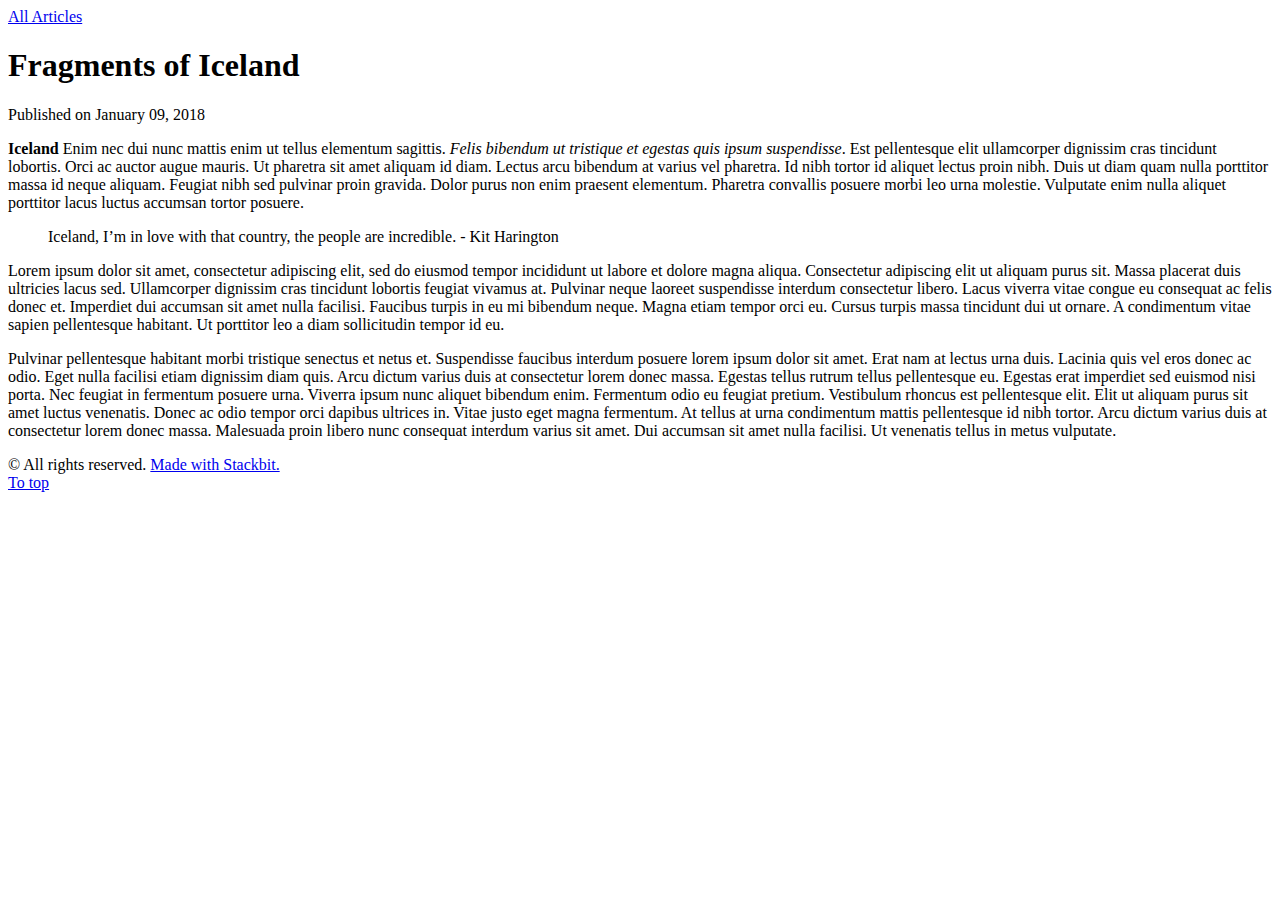
<file: posts/fragments-of-iceland/index.html>
<!doctype html>
<html lang="en">
    <head>    
        
        <title>Fragments of Iceland - Stackbit Fjord Theme</title>
        <meta charset="utf-8">
        <meta name="viewport" content="width=device-width, initial-scale=1.0" />
        <meta name="description" content="Iceland is a Nordic country between the North Atlantic and the Arctic Ocean. It has a population of 325,671 and an area of 103,000 km2 (40,000 sq mi), making it the most sparsely populated country in Europe."/>
        <link href="https://fonts.googleapis.com/css?family=PT+Serif:400,400i,700,700i&display=swap" rel="stylesheet">
        <link rel="stylesheet" href="https://digitalsabi.com/assets/css/main.css">
        
        
        
        
    </head>
    <body>
        
        <div id="page" class="site palette-yellow">
        
          

  
    <header id="header-alt" class="site-header-alt">
  <nav id="single-navigation" class="site-navigation-alt" aria-label="Main Navigation">
    <a class="home-link" href="/"><span class="icon-arrow-left"
        aria-hidden="true"></span> All Articles</a>
  </nav>
</header>

  

  <div id="content" class="site-content">
    <main id="main" class="site-main inner">

      <article class="post post-full">
        <header class="post-header">
          <h1 class="post-title">Fragments of Iceland</h1>
          <div class="post-meta">
            Published on <time class="published"
              datetime="2018-01-09 00:00">January 09, 2018</time>
          </div>
        </header>
        
        <div class="post-content">
          <p><strong>Iceland</strong> Enim nec dui nunc mattis enim ut tellus elementum sagittis. <em>Felis bibendum ut tristique et egestas quis ipsum suspendisse</em>. Est pellentesque elit ullamcorper dignissim cras tincidunt lobortis. Orci ac auctor augue mauris. Ut pharetra sit amet aliquam id diam. Lectus arcu bibendum at varius vel pharetra. Id nibh tortor id aliquet lectus proin nibh. Duis ut diam quam nulla porttitor massa id neque aliquam. Feugiat nibh sed pulvinar proin gravida. Dolor purus non enim praesent elementum. Pharetra convallis posuere morbi leo urna molestie. Vulputate enim nulla aliquet porttitor lacus luctus accumsan tortor posuere.</p>
<blockquote>
<p>Iceland, I&rsquo;m in love with that country, the people are incredible. - Kit Harington</p>
</blockquote>
<p>Lorem ipsum dolor sit amet, consectetur adipiscing elit, sed do eiusmod tempor incididunt ut labore et dolore magna aliqua. Consectetur adipiscing elit ut aliquam purus sit. Massa placerat duis ultricies lacus sed. Ullamcorper dignissim cras tincidunt lobortis feugiat vivamus at. Pulvinar neque laoreet suspendisse interdum consectetur libero. Lacus viverra vitae congue eu consequat ac felis donec et. Imperdiet dui accumsan sit amet nulla facilisi. Faucibus turpis in eu mi bibendum neque. Magna etiam tempor orci eu. Cursus turpis massa tincidunt dui ut ornare. A condimentum vitae sapien pellentesque habitant. Ut porttitor leo a diam sollicitudin tempor id eu.</p>
<p>Pulvinar pellentesque habitant morbi tristique senectus et netus et. Suspendisse faucibus interdum posuere lorem ipsum dolor sit amet. Erat nam at lectus urna duis. Lacinia quis vel eros donec ac odio. Eget nulla facilisi etiam dignissim diam quis. Arcu dictum varius duis at consectetur lorem donec massa. Egestas tellus rutrum tellus pellentesque eu. Egestas erat imperdiet sed euismod nisi porta. Nec feugiat in fermentum posuere urna. Viverra ipsum nunc aliquet bibendum enim. Fermentum odio eu feugiat pretium. Vestibulum rhoncus est pellentesque elit. Elit ut aliquam purus sit amet luctus venenatis. Donec ac odio tempor orci dapibus ultrices in. Vitae justo eget magna fermentum. At tellus at urna condimentum mattis pellentesque id nibh tortor. Arcu dictum varius duis at consectetur lorem donec massa. Malesuada proin libero nunc consequat interdum varius sit amet. Dui accumsan sit amet nulla facilisi. Ut venenatis tellus in metus vulputate.</p>

        </div>
      </article>

      
      

    </main>

    <footer id="colophon" class="site-footer inner">
  
  <div class="site-footer-inside">
    
    <span class="copyright">&copy; All rights reserved.</span>
    
    
      <a href="https://www.stackbit.com" target="_blank" rel="noopener"
      >Made with Stackbit.</a>
    
  </div>
  
  <a id="to-top" class="to-top" href="#page">To top <span class="icon-arrow-up" aria-hidden="true"></span></a>
</footer>


  </div>


        
        </div>
        
        <script src="/assets/js/plugins.js"></script>
        <script src="/assets/js/main.js"></script>
    </body> 
</html>
</file>
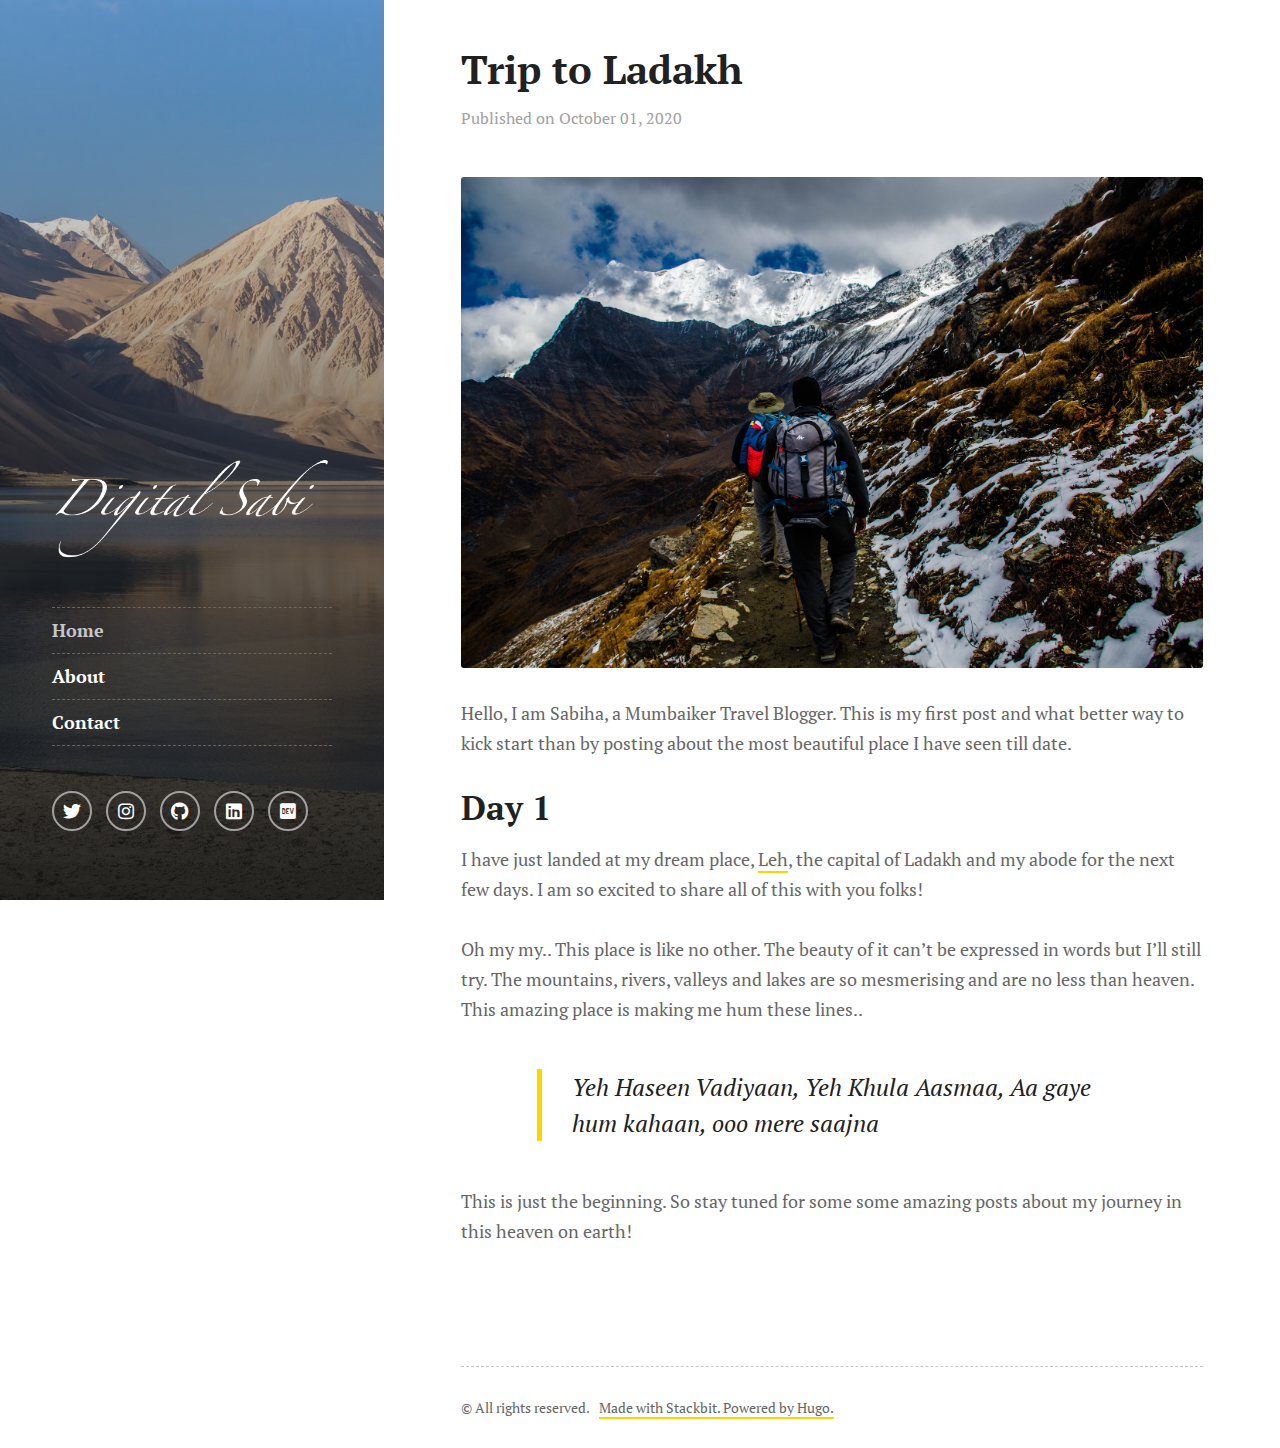
<file: posts/ladakh_day_01/index.html>
<!doctype html>
<html lang="en">
    <head>    
        
        <title>Trip to Ladakh - Digital Sabi</title>
        <meta charset="utf-8">
        <meta name="viewport" content="width=device-width, initial-scale=1.0" />
        <meta name="description" content="And I think to myself, what a wonderful world..."/>
        <link href="https://fonts.googleapis.com/css?family=PT+Serif:400,400i,700,700i&display=swap" rel="stylesheet">
        <link rel="stylesheet" href="/assets/css/main.css">
        
        
        
        
    </head>
    <body>
        
        <div id="page" class="site palette-yellow">
        
          

  
    
    <header id="masthead" class="site-header">
  
<script type="application/javascript">
var doNotTrack = false;
if (!doNotTrack) {
	(function(i,s,o,g,r,a,m){i['GoogleAnalyticsObject']=r;i[r]=i[r]||function(){
	(i[r].q=i[r].q||[]).push(arguments)},i[r].l=1*new Date();a=s.createElement(o),
	m=s.getElementsByTagName(o)[0];a.async=1;a.src=g;m.parentNode.insertBefore(a,m)
	})(window,document,'script','https://www.google-analytics.com/analytics.js','ga');
	ga('create', 'UA-179572812-1', 'auto');
	
	ga('send', 'pageview');
}
</script>

  
  <div id="header-bg" class="site-header-bg" style="background-image:url('/images/post_00_00.jpg')"></div>
  
  <div class="site-header-scroll">
    <div class="site-header-inside">
      <div class="site-header-vertical">
        <div class="site-branding">
  
  <p class="site-logo">
    <a href='/'><img src="/images/digitalsabi01.png"
        alt="Digital Sabi Logo" /></a>
  </p>
  
  
  <p class="site-title"><a href='/'>Digital Sabi</a></p>
  
  
  <p class="site-description">My Life - My Travel</p>
  
</div>

        
<nav id="main-navigation" class="site-navigation" aria-label="Main Navigation">
  <div class="site-nav-wrap">
    <div class="site-nav-inside">

      
      <ul class="menu">
        
          
          
          <li class="menu-item current-menu-item">
            <a href="/">Home</a>
          </li>
        
          
          
          <li class="menu-item">
            <a href="/about/">About</a>
          </li>
        
          
          
          <li class="menu-item">
            <a href="/contact/">Contact</a>
          </li>
        
      </ul>
      

      
      <div class="social-links">
        
        
        <a class="button-circle" href="https://twitter.com/" target="_blank" rel="noopener">
          
          <span class="fab fa-twitter" aria-hidden="true"></span><span class="screen-reader-text">Twitter</span>
          
        </a>
        
        
        
        <a class="button-circle" href="https://www.instagram.com/" target="_blank" rel="noopener">
          
          <span class="fab fa-instagram" aria-hidden="true"></span><span class="screen-reader-text">Instagram</span>
          
        </a>
        
        
        
        <a class="button-circle" href="https://github.com/" target="_blank" rel="noopener">
          
          <span class="fab fa-github" aria-hidden="true"></span><span class="screen-reader-text">GitHub</span>
          
        </a>
        
        
        
        <a class="button-circle" href="https://www.linkedin.com/" target="_blank" rel="noopener">
          
          <span class="fab fa-linkedin" aria-hidden="true"></span><span class="screen-reader-text">LinkedIn</span>
          
        </a>
        
        
        
        <a class="button-circle" href="https://dev.to/" target="_blank" rel="noopener">
          
          <span class="fab fa-dev" aria-hidden="true"></span><span class="screen-reader-text">DEV</span>
          
        </a>
        
        
      </div>
      

    </div>
  </div>
</nav>
<button id="menu-toggle" class="menu-toggle"><span class="screen-reader-text">Menu</span><span class="icon-menu" aria-hidden="true"></span></button>


      </div>
    </div>
  </div>
</header>

  

  <div id="content" class="site-content">
    <main id="main" class="site-main inner">

      <article class="post post-full">
        <header class="post-header">
          <h1 class="post-title">Trip to Ladakh</h1>
          <div class="post-meta">
            Published on <time class="published"
              datetime="2020-10-01 00:00">October 01, 2020</time>
          </div>
        </header>
        
        <div class="post-content">
          <p><img src="/images/post_00_01.jpg" alt="Hiking"></p>
<p>Hello, I am Sabiha, a Mumbaiker Travel Blogger. This is my first post and what better way to kick start than by posting about the most beautiful place I have seen till date.</p>
<h2 id="day-1">Day 1</h2>
<p>I have just landed at my dream place, <a href="https://en.wikipedia.org/wiki/Leh">Leh</a>, the capital of Ladakh and my abode for the next few days. I am so excited to share all of this with you folks!</p>
<p>Oh my my.. This place is like no other. The beauty of it can&rsquo;t be expressed in words but I&rsquo;ll still try. The mountains, rivers, valleys and lakes are so mesmerising and are no less than heaven. This amazing place is making me hum these lines..</p>
<blockquote>
<p>Yeh Haseen Vadiyaan,
Yeh Khula Aasmaa,
Aa gaye hum kahaan,
ooo mere saajna</p>
</blockquote>
<p>This is just the beginning. So stay tuned for some some amazing posts about my journey in this heaven on earth!</p>

        </div>
      </article>

      
      

    </main>

    <footer id="colophon" class="site-footer inner">
  
  <div class="site-footer-inside">
    
    <span class="copyright">&copy; All rights reserved.</span>
    
    
      <a href="https://www.stackbit.com" target="_blank" rel="noopener"
      >Made with Stackbit. Powered by Hugo.</a>
    
  </div>
  
  <a id="to-top" class="to-top" href="#page">To top <span class="icon-arrow-up" aria-hidden="true"></span></a>
</footer>


  </div>


        
        </div>
        
        <script src="/assets/js/plugins.js"></script>
        <script src="/assets/js/main.js"></script>
    </body> 
</html>
</file>
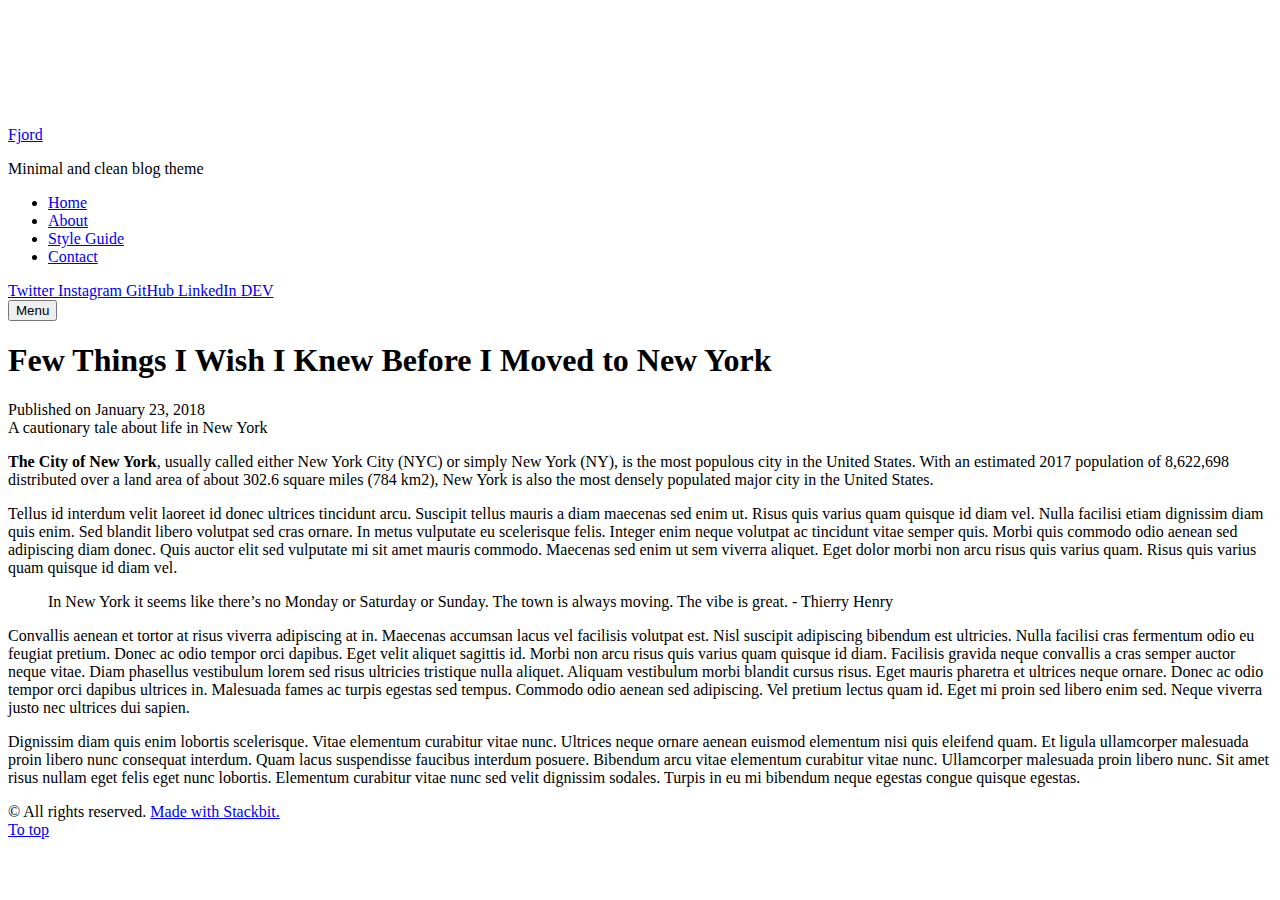
<file: posts/moving-to-new-york/index.html>
<!doctype html>
<html lang="en">
    <head>    
        
        <title>Few Things I Wish I Knew Before I Moved to New York - Stackbit Fjord Theme</title>
        <meta charset="utf-8">
        <meta name="viewport" content="width=device-width, initial-scale=1.0" />
        <meta name="description" content="The City of New York, usually called either New York City (NYC) or simply New York (NY), is the most populous city in the United States. With an estimated 2017 population of 8,622,698 distributed over a land area of about 302.6 square miles (784 km2), New York is also the most densely populated major city in the United States."/>
        <link href="https://fonts.googleapis.com/css?family=PT+Serif:400,400i,700,700i&display=swap" rel="stylesheet">
        <link rel="stylesheet" href="https://digitalsabi.com/assets/css/main.css">
        
        
        
        
    </head>
    <body>
        
        <div id="page" class="site palette-yellow">
        
          

  
    
    <header id="masthead" class="site-header">
  
  <div id="header-bg" class="site-header-bg" style="background-image:url('/images/5.jpg')"></div>
  
  <div class="site-header-scroll">
    <div class="site-header-inside">
      <div class="site-header-vertical">
        <div class="site-branding">
  
  <p class="site-logo">
    <a href='/'><img src="/images/logo.png"
        alt="Fjord Logo" /></a>
  </p>
  
  
  <p class="site-title"><a href='/'>Fjord</a></p>
  
  
  <p class="site-description">Minimal and clean blog theme</p>
  
</div>

        
<nav id="main-navigation" class="site-navigation" aria-label="Main Navigation">
  <div class="site-nav-wrap">
    <div class="site-nav-inside">

      
      <ul class="menu">
        
          
          
          <li class="menu-item current-menu-item">
            <a href="/">Home</a>
          </li>
        
          
          
          <li class="menu-item">
            <a href="/about/">About</a>
          </li>
        
          
          
          <li class="menu-item">
            <a href="/style-guide/">Style Guide</a>
          </li>
        
          
          
          <li class="menu-item">
            <a href="/contact/">Contact</a>
          </li>
        
      </ul>
      

      
      <div class="social-links">
        
        
        <a class="button-circle" href="https://twitter.com/" target="_blank" rel="noopener">
          
          <span class="fab fa-twitter" aria-hidden="true"></span><span class="screen-reader-text">Twitter</span>
          
        </a>
        
        
        
        <a class="button-circle" href="https://www.instagram.com/" target="_blank" rel="noopener">
          
          <span class="fab fa-instagram" aria-hidden="true"></span><span class="screen-reader-text">Instagram</span>
          
        </a>
        
        
        
        <a class="button-circle" href="https://github.com/" target="_blank" rel="noopener">
          
          <span class="fab fa-github" aria-hidden="true"></span><span class="screen-reader-text">GitHub</span>
          
        </a>
        
        
        
        <a class="button-circle" href="https://www.linkedin.com/" target="_blank" rel="noopener">
          
          <span class="fab fa-linkedin" aria-hidden="true"></span><span class="screen-reader-text">LinkedIn</span>
          
        </a>
        
        
        
        <a class="button-circle" href="https://dev.to/" target="_blank" rel="noopener">
          
          <span class="fab fa-dev" aria-hidden="true"></span><span class="screen-reader-text">DEV</span>
          
        </a>
        
        
      </div>
      

    </div>
  </div>
</nav>
<button id="menu-toggle" class="menu-toggle"><span class="screen-reader-text">Menu</span><span class="icon-menu" aria-hidden="true"></span></button>


      </div>
    </div>
  </div>
</header>

  

  <div id="content" class="site-content">
    <main id="main" class="site-main inner">

      <article class="post post-full">
        <header class="post-header">
          <h1 class="post-title">Few Things I Wish I Knew Before I Moved to New York</h1>
          <div class="post-meta">
            Published on <time class="published"
              datetime="2018-01-23 00:00">January 23, 2018</time>
          </div>
        </header>
        
        <div class="post-subtitle">
          A cautionary tale about life in New York
        </div>
        
        <div class="post-content">
          <p><strong>The City of New York</strong>, usually called either New York City (NYC) or simply New York (NY), is the most populous city in the United States. With an estimated 2017 population of 8,622,698 distributed over a land area of about 302.6 square miles (784 km2), New York is also the most densely populated major city in the United States.</p>
<p>Tellus id interdum velit laoreet id donec ultrices tincidunt arcu. Suscipit tellus mauris a diam maecenas sed enim ut. Risus quis varius quam quisque id diam vel. Nulla facilisi etiam dignissim diam quis enim. Sed blandit libero volutpat sed cras ornare. In metus vulputate eu scelerisque felis. Integer enim neque volutpat ac tincidunt vitae semper quis. Morbi quis commodo odio aenean sed adipiscing diam donec. Quis auctor elit sed vulputate mi sit amet mauris commodo. Maecenas sed enim ut sem viverra aliquet. Eget dolor morbi non arcu risus quis varius quam. Risus quis varius quam quisque id diam vel.</p>
<blockquote>
<p>In New York it seems like there&rsquo;s no Monday or Saturday or Sunday. The town is always moving. The vibe is great. - Thierry Henry</p>
</blockquote>
<p>Convallis aenean et tortor at risus viverra adipiscing at in. Maecenas accumsan lacus vel facilisis volutpat est. Nisl suscipit adipiscing bibendum est ultricies. Nulla facilisi cras fermentum odio eu feugiat pretium. Donec ac odio tempor orci dapibus. Eget velit aliquet sagittis id. Morbi non arcu risus quis varius quam quisque id diam. Facilisis gravida neque convallis a cras semper auctor neque vitae. Diam phasellus vestibulum lorem sed risus ultricies tristique nulla aliquet. Aliquam vestibulum morbi blandit cursus risus. Eget mauris pharetra et ultrices neque ornare. Donec ac odio tempor orci dapibus ultrices in. Malesuada fames ac turpis egestas sed tempus. Commodo odio aenean sed adipiscing. Vel pretium lectus quam id. Eget mi proin sed libero enim sed. Neque viverra justo nec ultrices dui sapien.</p>
<p>Dignissim diam quis enim lobortis scelerisque. Vitae elementum curabitur vitae nunc. Ultrices neque ornare aenean euismod elementum nisi quis eleifend quam. Et ligula ullamcorper malesuada proin libero nunc consequat interdum. Quam lacus suspendisse faucibus interdum posuere. Bibendum arcu vitae elementum curabitur vitae nunc. Ullamcorper malesuada proin libero nunc. Sit amet risus nullam eget felis eget nunc lobortis. Elementum curabitur vitae nunc sed velit dignissim sodales. Turpis in eu mi bibendum neque egestas congue quisque egestas.</p>

        </div>
      </article>

      
      

    </main>

    <footer id="colophon" class="site-footer inner">
  
  <div class="site-footer-inside">
    
    <span class="copyright">&copy; All rights reserved.</span>
    
    
      <a href="https://www.stackbit.com" target="_blank" rel="noopener"
      >Made with Stackbit.</a>
    
  </div>
  
  <a id="to-top" class="to-top" href="#page">To top <span class="icon-arrow-up" aria-hidden="true"></span></a>
</footer>


  </div>


        
        </div>
        
        <script src="/assets/js/plugins.js"></script>
        <script src="/assets/js/main.js"></script>
    </body> 
</html>
</file>
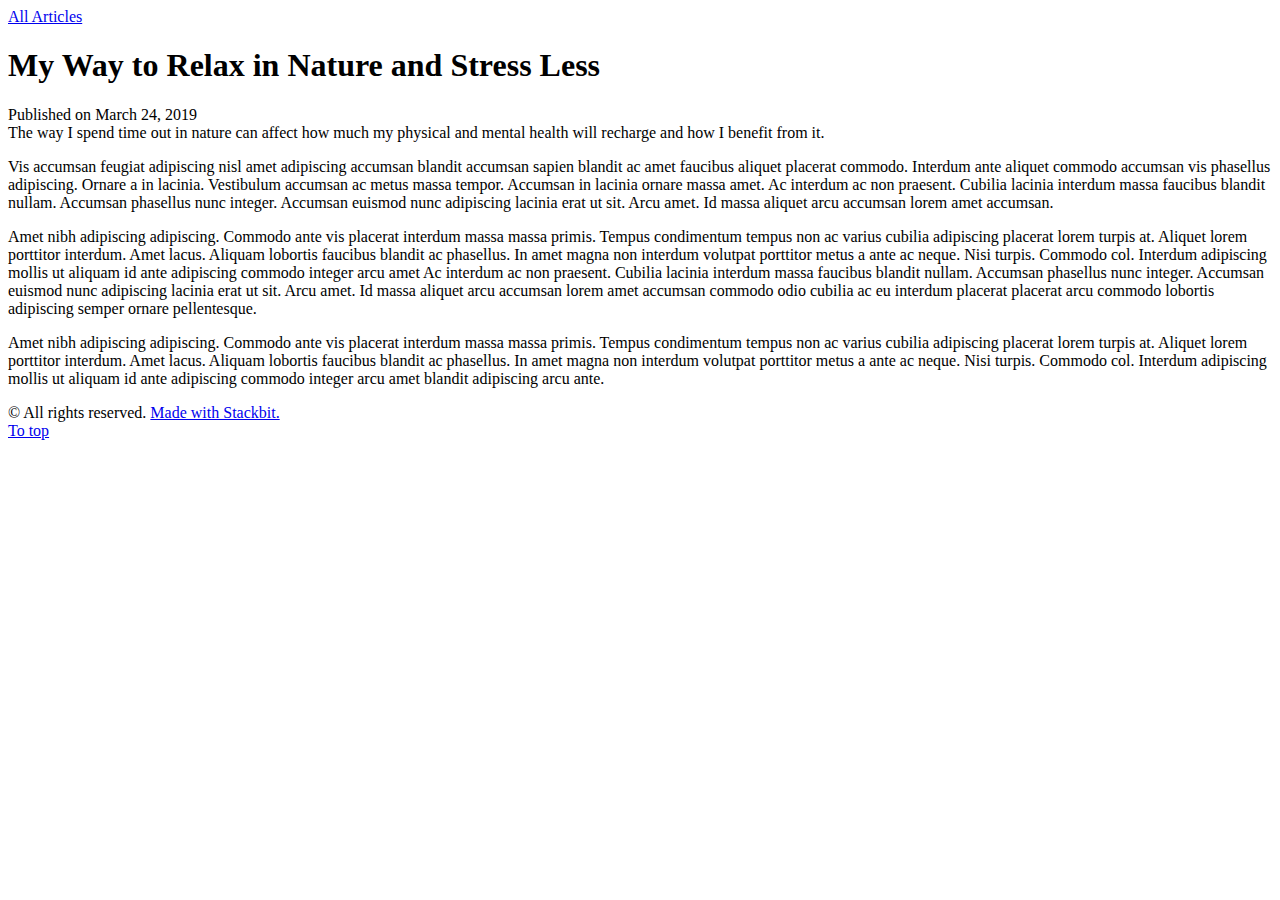
<file: posts/nature/index.html>
<!doctype html>
<html lang="en">
    <head>    
        
        <title>My Way to Relax in Nature and Stress Less - Stackbit Fjord Theme</title>
        <meta charset="utf-8">
        <meta name="viewport" content="width=device-width, initial-scale=1.0" />
        <meta name="description" content="The way I spend time out in nature can affect how much my physical and mental health will recharge and how I benefit from it."/>
        <link href="https://fonts.googleapis.com/css?family=PT+Serif:400,400i,700,700i&display=swap" rel="stylesheet">
        <link rel="stylesheet" href="https://digitalsabi.com/assets/css/main.css">
        
        
        
        
    </head>
    <body>
        
        <div id="page" class="site palette-yellow">
        
          

  
    <header id="header-alt" class="site-header-alt">
  <nav id="single-navigation" class="site-navigation-alt" aria-label="Main Navigation">
    <a class="home-link" href="/"><span class="icon-arrow-left"
        aria-hidden="true"></span> All Articles</a>
  </nav>
</header>

  

  <div id="content" class="site-content">
    <main id="main" class="site-main inner">

      <article class="post post-full">
        <header class="post-header">
          <h1 class="post-title">My Way to Relax in Nature and Stress Less</h1>
          <div class="post-meta">
            Published on <time class="published"
              datetime="2019-03-24 00:00">March 24, 2019</time>
          </div>
        </header>
        
        <div class="post-subtitle">
          The way I spend time out in nature can affect how much my physical and mental health will recharge and how I benefit from it.
        </div>
        
        <div class="post-content">
          <p>Vis accumsan feugiat adipiscing nisl amet adipiscing accumsan blandit accumsan sapien blandit ac amet faucibus aliquet placerat commodo. Interdum ante aliquet commodo accumsan vis phasellus adipiscing. Ornare a in lacinia. Vestibulum accumsan ac metus massa tempor. Accumsan in lacinia ornare massa amet. Ac interdum ac non praesent. Cubilia lacinia interdum massa faucibus blandit nullam. Accumsan phasellus nunc integer. Accumsan euismod nunc adipiscing lacinia erat ut sit. Arcu amet. Id massa aliquet arcu accumsan lorem amet accumsan.</p>
<p>Amet nibh adipiscing adipiscing. Commodo ante vis placerat interdum massa massa primis. Tempus condimentum tempus non ac varius cubilia adipiscing placerat lorem turpis at. Aliquet lorem porttitor interdum. Amet lacus. Aliquam lobortis faucibus blandit ac phasellus. In amet magna non interdum volutpat porttitor metus a ante ac neque. Nisi turpis. Commodo col. Interdum adipiscing mollis ut aliquam id ante adipiscing commodo integer arcu amet Ac interdum ac non praesent. Cubilia lacinia interdum massa faucibus blandit nullam. Accumsan phasellus nunc integer. Accumsan euismod nunc adipiscing lacinia erat ut sit. Arcu amet. Id massa aliquet arcu accumsan lorem amet accumsan commodo odio cubilia ac eu interdum placerat placerat arcu commodo lobortis adipiscing semper ornare pellentesque.</p>
<p>Amet nibh adipiscing adipiscing. Commodo ante vis placerat interdum massa massa primis. Tempus condimentum tempus non ac varius cubilia adipiscing placerat lorem turpis at. Aliquet lorem porttitor interdum. Amet lacus. Aliquam lobortis faucibus blandit ac phasellus. In amet magna non interdum volutpat porttitor metus a ante ac neque. Nisi turpis. Commodo col. Interdum adipiscing mollis ut aliquam id ante adipiscing commodo integer arcu amet blandit adipiscing arcu ante.</p>

        </div>
      </article>

      
      

    </main>

    <footer id="colophon" class="site-footer inner">
  
  <div class="site-footer-inside">
    
    <span class="copyright">&copy; All rights reserved.</span>
    
    
      <a href="https://www.stackbit.com" target="_blank" rel="noopener"
      >Made with Stackbit.</a>
    
  </div>
  
  <a id="to-top" class="to-top" href="#page">To top <span class="icon-arrow-up" aria-hidden="true"></span></a>
</footer>


  </div>


        
        </div>
        
        <script src="/assets/js/plugins.js"></script>
        <script src="/assets/js/main.js"></script>
    </body> 
</html>
</file>
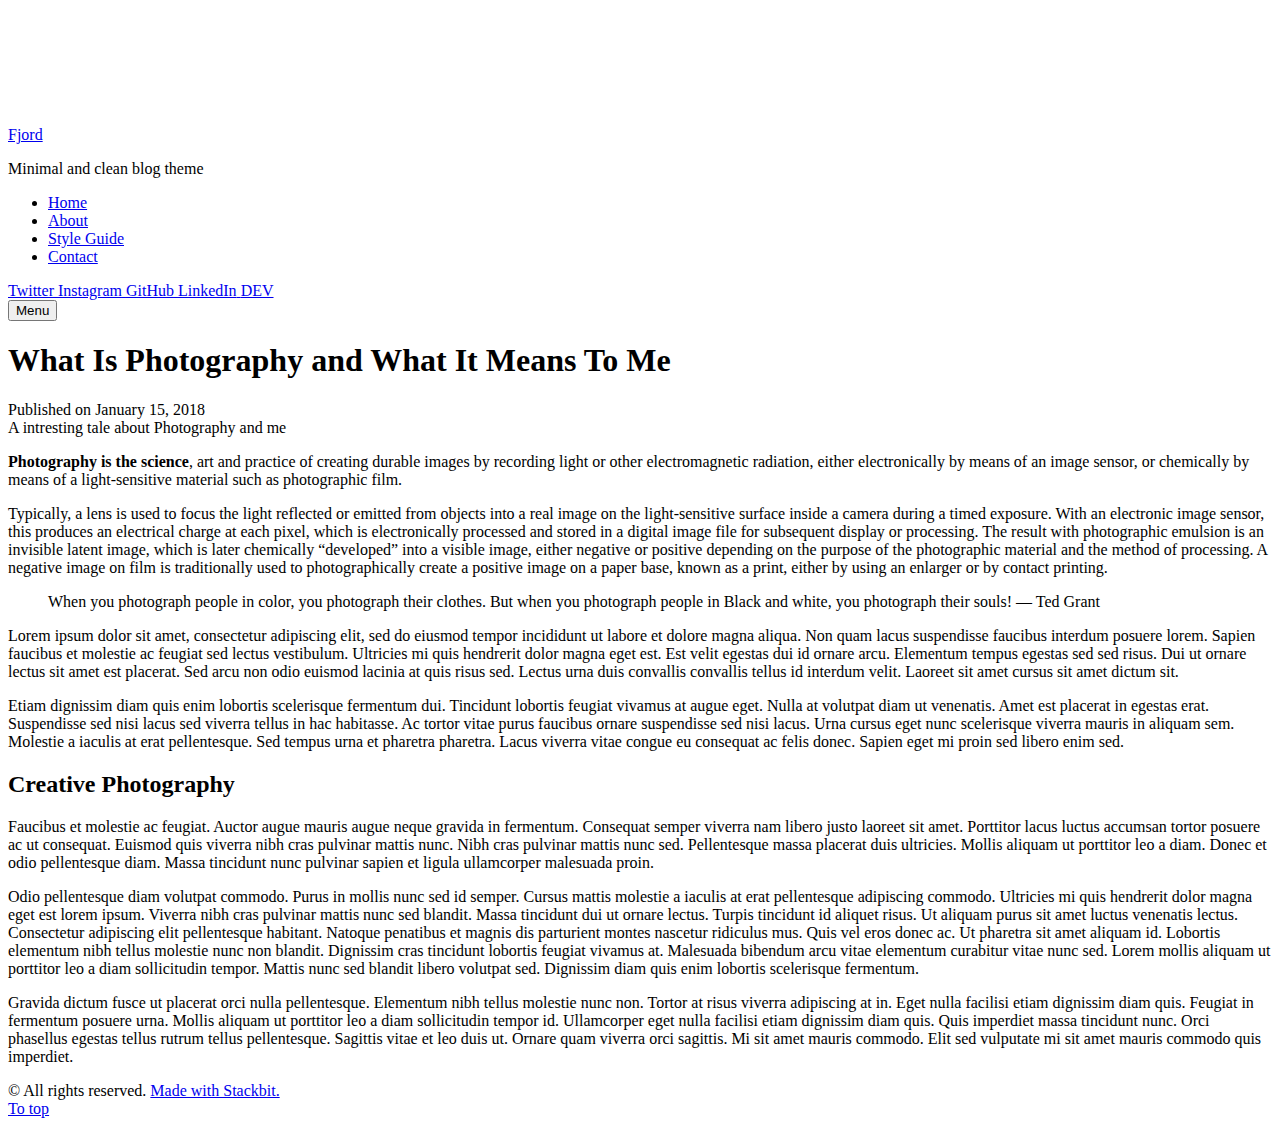
<file: posts/photography/index.html>
<!doctype html>
<html lang="en">
    <head>    
        
        <title>What Is Photography and What It Means To Me - Stackbit Fjord Theme</title>
        <meta charset="utf-8">
        <meta name="viewport" content="width=device-width, initial-scale=1.0" />
        <meta name="description" content="Photography is the science, art and practice of creating durable images by recording light or other electromagnetic radiation, either electronically by means of an image sensor, or chemically by means of a light-sensitive material such as photographic film."/>
        <link href="https://fonts.googleapis.com/css?family=PT+Serif:400,400i,700,700i&display=swap" rel="stylesheet">
        <link rel="stylesheet" href="https://digitalsabi.com/assets/css/main.css">
        
        
        
        
    </head>
    <body>
        
        <div id="page" class="site palette-yellow">
        
          

  
    
    <header id="masthead" class="site-header">
  
  <div id="header-bg" class="site-header-bg" style="background-image:url('/images/8.jpg')"></div>
  
  <div class="site-header-scroll">
    <div class="site-header-inside">
      <div class="site-header-vertical">
        <div class="site-branding">
  
  <p class="site-logo">
    <a href='/'><img src="/images/logo.png"
        alt="Fjord Logo" /></a>
  </p>
  
  
  <p class="site-title"><a href='/'>Fjord</a></p>
  
  
  <p class="site-description">Minimal and clean blog theme</p>
  
</div>

        
<nav id="main-navigation" class="site-navigation" aria-label="Main Navigation">
  <div class="site-nav-wrap">
    <div class="site-nav-inside">

      
      <ul class="menu">
        
          
          
          <li class="menu-item current-menu-item">
            <a href="/">Home</a>
          </li>
        
          
          
          <li class="menu-item">
            <a href="/about/">About</a>
          </li>
        
          
          
          <li class="menu-item">
            <a href="/style-guide/">Style Guide</a>
          </li>
        
          
          
          <li class="menu-item">
            <a href="/contact/">Contact</a>
          </li>
        
      </ul>
      

      
      <div class="social-links">
        
        
        <a class="button-circle" href="https://twitter.com/" target="_blank" rel="noopener">
          
          <span class="fab fa-twitter" aria-hidden="true"></span><span class="screen-reader-text">Twitter</span>
          
        </a>
        
        
        
        <a class="button-circle" href="https://www.instagram.com/" target="_blank" rel="noopener">
          
          <span class="fab fa-instagram" aria-hidden="true"></span><span class="screen-reader-text">Instagram</span>
          
        </a>
        
        
        
        <a class="button-circle" href="https://github.com/" target="_blank" rel="noopener">
          
          <span class="fab fa-github" aria-hidden="true"></span><span class="screen-reader-text">GitHub</span>
          
        </a>
        
        
        
        <a class="button-circle" href="https://www.linkedin.com/" target="_blank" rel="noopener">
          
          <span class="fab fa-linkedin" aria-hidden="true"></span><span class="screen-reader-text">LinkedIn</span>
          
        </a>
        
        
        
        <a class="button-circle" href="https://dev.to/" target="_blank" rel="noopener">
          
          <span class="fab fa-dev" aria-hidden="true"></span><span class="screen-reader-text">DEV</span>
          
        </a>
        
        
      </div>
      

    </div>
  </div>
</nav>
<button id="menu-toggle" class="menu-toggle"><span class="screen-reader-text">Menu</span><span class="icon-menu" aria-hidden="true"></span></button>


      </div>
    </div>
  </div>
</header>

  

  <div id="content" class="site-content">
    <main id="main" class="site-main inner">

      <article class="post post-full">
        <header class="post-header">
          <h1 class="post-title">What Is Photography and What It Means To Me</h1>
          <div class="post-meta">
            Published on <time class="published"
              datetime="2018-01-15 00:00">January 15, 2018</time>
          </div>
        </header>
        
        <div class="post-subtitle">
          A intresting tale about Photography and me
        </div>
        
        <div class="post-content">
          <p><strong>Photography is the science</strong>, art and practice of creating durable images by recording light or other electromagnetic radiation, either electronically by means of an image sensor, or chemically by means of a light-sensitive material such as photographic film.</p>
<p>Typically, a lens is used to focus the light reflected or emitted from objects into a real image on the light-sensitive surface inside a camera during a timed exposure. With an electronic image sensor, this produces an electrical charge at each pixel, which is electronically processed and stored in a digital image file for subsequent display or processing. The result with photographic emulsion is an invisible latent image, which is later chemically &ldquo;developed&rdquo; into a visible image, either negative or positive depending on the purpose of the photographic material and the method of processing. A negative image on film is traditionally used to photographically create a positive image on a paper base, known as a print, either by using an enlarger or by contact printing.</p>
<blockquote>
<p>When you photograph people in color, you photograph their clothes. But when you photograph people in Black and white, you photograph their souls! ― Ted Grant</p>
</blockquote>
<p>Lorem ipsum dolor sit amet, consectetur adipiscing elit, sed do eiusmod tempor incididunt ut labore et dolore magna aliqua. Non quam lacus suspendisse faucibus interdum posuere lorem. Sapien faucibus et molestie ac feugiat sed lectus vestibulum. Ultricies mi quis hendrerit dolor magna eget est. Est velit egestas dui id ornare arcu. Elementum tempus egestas sed sed risus. Dui ut ornare lectus sit amet est placerat. Sed arcu non odio euismod lacinia at quis risus sed. Lectus urna duis convallis convallis tellus id interdum velit. Laoreet sit amet cursus sit amet dictum sit.</p>
<p>Etiam dignissim diam quis enim lobortis scelerisque fermentum dui. Tincidunt lobortis feugiat vivamus at augue eget. Nulla at volutpat diam ut venenatis. Amet est placerat in egestas erat. Suspendisse sed nisi lacus sed viverra tellus in hac habitasse. Ac tortor vitae purus faucibus ornare suspendisse sed nisi lacus. Urna cursus eget nunc scelerisque viverra mauris in aliquam sem. Molestie a iaculis at erat pellentesque. Sed tempus urna et pharetra pharetra. Lacus viverra vitae congue eu consequat ac felis donec. Sapien eget mi proin sed libero enim sed.</p>
<h2 id="creative-photography">Creative Photography</h2>
<p>Faucibus et molestie ac feugiat. Auctor augue mauris augue neque gravida in fermentum. Consequat semper viverra nam libero justo laoreet sit amet. Porttitor lacus luctus accumsan tortor posuere ac ut consequat. Euismod quis viverra nibh cras pulvinar mattis nunc. Nibh cras pulvinar mattis nunc sed. Pellentesque massa placerat duis ultricies. Mollis aliquam ut porttitor leo a diam. Donec et odio pellentesque diam. Massa tincidunt nunc pulvinar sapien et ligula ullamcorper malesuada proin.</p>
<p>Odio pellentesque diam volutpat commodo. Purus in mollis nunc sed id semper. Cursus mattis molestie a iaculis at erat pellentesque adipiscing commodo. Ultricies mi quis hendrerit dolor magna eget est lorem ipsum. Viverra nibh cras pulvinar mattis nunc sed blandit. Massa tincidunt dui ut ornare lectus. Turpis tincidunt id aliquet risus. Ut aliquam purus sit amet luctus venenatis lectus. Consectetur adipiscing elit pellentesque habitant. Natoque penatibus et magnis dis parturient montes nascetur ridiculus mus. Quis vel eros donec ac. Ut pharetra sit amet aliquam id. Lobortis elementum nibh tellus molestie nunc non blandit. Dignissim cras tincidunt lobortis feugiat vivamus at. Malesuada bibendum arcu vitae elementum curabitur vitae nunc sed. Lorem mollis aliquam ut porttitor leo a diam sollicitudin tempor. Mattis nunc sed blandit libero volutpat sed. Dignissim diam quis enim lobortis scelerisque fermentum.</p>
<p>Gravida dictum fusce ut placerat orci nulla pellentesque. Elementum nibh tellus molestie nunc non. Tortor at risus viverra adipiscing at in. Eget nulla facilisi etiam dignissim diam quis. Feugiat in fermentum posuere urna. Mollis aliquam ut porttitor leo a diam sollicitudin tempor id. Ullamcorper eget nulla facilisi etiam dignissim diam quis. Quis imperdiet massa tincidunt nunc. Orci phasellus egestas tellus rutrum tellus pellentesque. Sagittis vitae et leo duis ut. Ornare quam viverra orci sagittis. Mi sit amet mauris commodo. Elit sed vulputate mi sit amet mauris commodo quis imperdiet.</p>

        </div>
      </article>

      
      

    </main>

    <footer id="colophon" class="site-footer inner">
  
  <div class="site-footer-inside">
    
    <span class="copyright">&copy; All rights reserved.</span>
    
    
      <a href="https://www.stackbit.com" target="_blank" rel="noopener"
      >Made with Stackbit.</a>
    
  </div>
  
  <a id="to-top" class="to-top" href="#page">To top <span class="icon-arrow-up" aria-hidden="true"></span></a>
</footer>


  </div>


        
        </div>
        
        <script src="/assets/js/plugins.js"></script>
        <script src="/assets/js/main.js"></script>
    </body> 
</html>
</file>
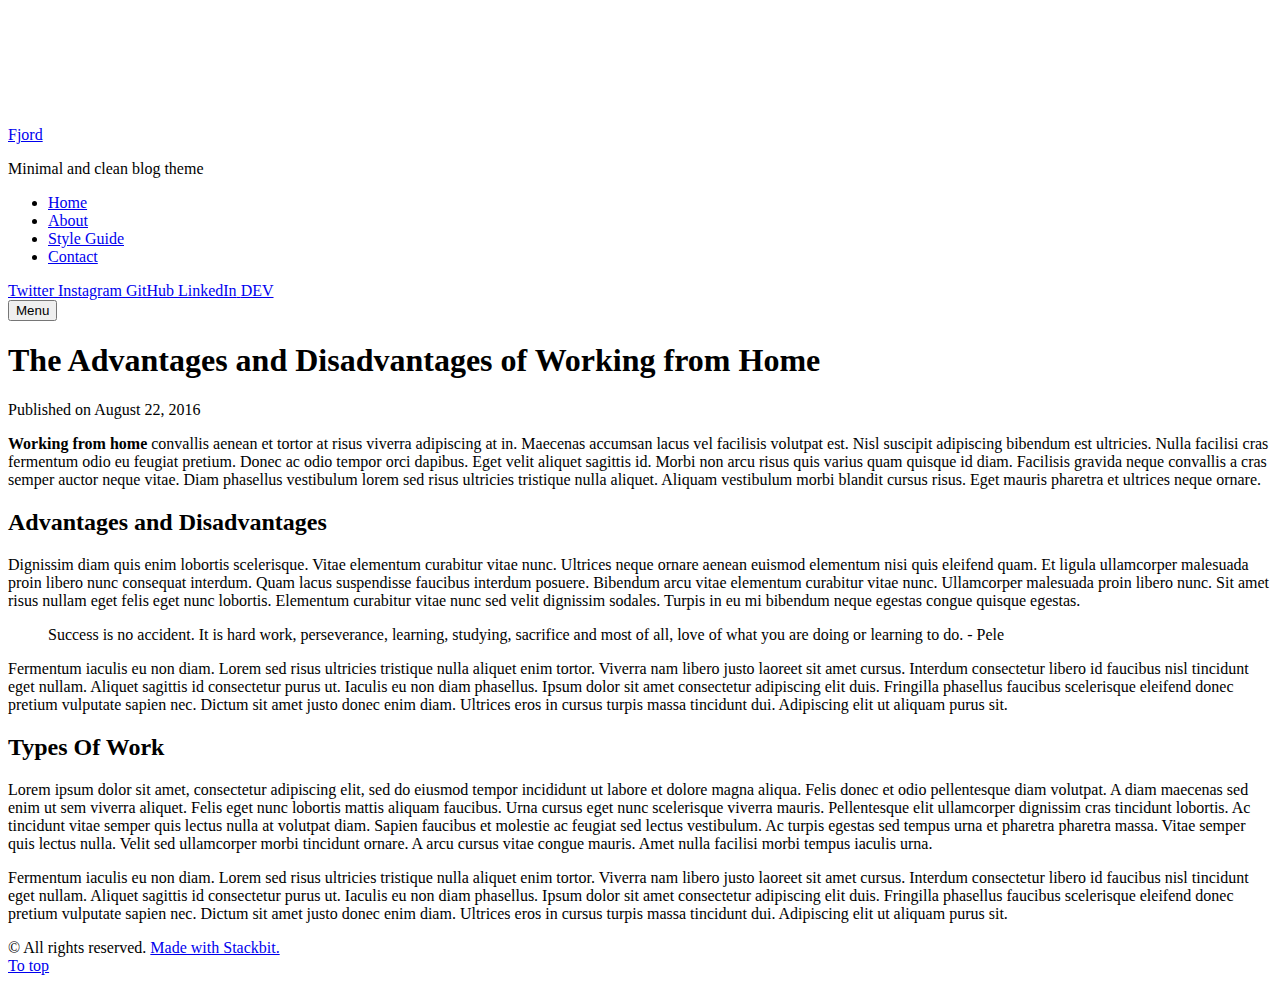
<file: posts/working-from-home/index.html>
<!doctype html>
<html lang="en">
    <head>    
        
        <title>The Advantages and Disadvantages of Working from Home - Stackbit Fjord Theme</title>
        <meta charset="utf-8">
        <meta name="viewport" content="width=device-width, initial-scale=1.0" />
        <meta name="description" content="Work at home parent is an entrepreneur who works from home and integrates parenting into his or her business activities. They are sometimes referred to as a WAHM (work at home mom) or a WAHD (work at home dad)."/>
        <link href="https://fonts.googleapis.com/css?family=PT+Serif:400,400i,700,700i&display=swap" rel="stylesheet">
        <link rel="stylesheet" href="https://digitalsabi.com/assets/css/main.css">
        
        
        
        
    </head>
    <body>
        
        <div id="page" class="site palette-yellow">
        
          

  
    
    <header id="masthead" class="site-header">
  
  <div id="header-bg" class="site-header-bg" style="background-image:url('/images/9.jpg')"></div>
  
  <div class="site-header-scroll">
    <div class="site-header-inside">
      <div class="site-header-vertical">
        <div class="site-branding">
  
  <p class="site-logo">
    <a href='/'><img src="/images/logo.png"
        alt="Fjord Logo" /></a>
  </p>
  
  
  <p class="site-title"><a href='/'>Fjord</a></p>
  
  
  <p class="site-description">Minimal and clean blog theme</p>
  
</div>

        
<nav id="main-navigation" class="site-navigation" aria-label="Main Navigation">
  <div class="site-nav-wrap">
    <div class="site-nav-inside">

      
      <ul class="menu">
        
          
          
          <li class="menu-item current-menu-item">
            <a href="/">Home</a>
          </li>
        
          
          
          <li class="menu-item">
            <a href="/about/">About</a>
          </li>
        
          
          
          <li class="menu-item">
            <a href="/style-guide/">Style Guide</a>
          </li>
        
          
          
          <li class="menu-item">
            <a href="/contact/">Contact</a>
          </li>
        
      </ul>
      

      
      <div class="social-links">
        
        
        <a class="button-circle" href="https://twitter.com/" target="_blank" rel="noopener">
          
          <span class="fab fa-twitter" aria-hidden="true"></span><span class="screen-reader-text">Twitter</span>
          
        </a>
        
        
        
        <a class="button-circle" href="https://www.instagram.com/" target="_blank" rel="noopener">
          
          <span class="fab fa-instagram" aria-hidden="true"></span><span class="screen-reader-text">Instagram</span>
          
        </a>
        
        
        
        <a class="button-circle" href="https://github.com/" target="_blank" rel="noopener">
          
          <span class="fab fa-github" aria-hidden="true"></span><span class="screen-reader-text">GitHub</span>
          
        </a>
        
        
        
        <a class="button-circle" href="https://www.linkedin.com/" target="_blank" rel="noopener">
          
          <span class="fab fa-linkedin" aria-hidden="true"></span><span class="screen-reader-text">LinkedIn</span>
          
        </a>
        
        
        
        <a class="button-circle" href="https://dev.to/" target="_blank" rel="noopener">
          
          <span class="fab fa-dev" aria-hidden="true"></span><span class="screen-reader-text">DEV</span>
          
        </a>
        
        
      </div>
      

    </div>
  </div>
</nav>
<button id="menu-toggle" class="menu-toggle"><span class="screen-reader-text">Menu</span><span class="icon-menu" aria-hidden="true"></span></button>


      </div>
    </div>
  </div>
</header>

  

  <div id="content" class="site-content">
    <main id="main" class="site-main inner">

      <article class="post post-full">
        <header class="post-header">
          <h1 class="post-title">The Advantages and Disadvantages of Working from Home</h1>
          <div class="post-meta">
            Published on <time class="published"
              datetime="2016-08-22 00:00">August 22, 2016</time>
          </div>
        </header>
        
        <div class="post-content">
          <p><strong>Working from home</strong> convallis aenean et tortor at risus viverra adipiscing at in. Maecenas accumsan lacus vel facilisis volutpat est. Nisl suscipit adipiscing bibendum est ultricies. Nulla facilisi cras fermentum odio eu feugiat pretium. Donec ac odio tempor orci dapibus. Eget velit aliquet sagittis id. Morbi non arcu risus quis varius quam quisque id diam. Facilisis gravida neque convallis a cras semper auctor neque vitae. Diam phasellus vestibulum lorem sed risus ultricies tristique nulla aliquet. Aliquam vestibulum morbi blandit cursus risus. Eget mauris pharetra et ultrices neque ornare.</p>
<h2 id="advantages-and-disadvantages">Advantages and Disadvantages</h2>
<p>Dignissim diam quis enim lobortis scelerisque. Vitae elementum curabitur vitae nunc. Ultrices neque ornare aenean euismod elementum nisi quis eleifend quam. Et ligula ullamcorper malesuada proin libero nunc consequat interdum. Quam lacus suspendisse faucibus interdum posuere. Bibendum arcu vitae elementum curabitur vitae nunc. Ullamcorper malesuada proin libero nunc. Sit amet risus nullam eget felis eget nunc lobortis. Elementum curabitur vitae nunc sed velit dignissim sodales. Turpis in eu mi bibendum neque egestas congue quisque egestas.</p>
<blockquote>
<p>Success is no accident. It is hard work, perseverance, learning, studying, sacrifice and most of all, love of what you are doing or learning to do. - Pele</p>
</blockquote>
<p>Fermentum iaculis eu non diam. Lorem sed risus ultricies tristique nulla aliquet enim tortor. Viverra nam libero justo laoreet sit amet cursus. Interdum consectetur libero id faucibus nisl tincidunt eget nullam. Aliquet sagittis id consectetur purus ut. Iaculis eu non diam phasellus. Ipsum dolor sit amet consectetur adipiscing elit duis. Fringilla phasellus faucibus scelerisque eleifend donec pretium vulputate sapien nec. Dictum sit amet justo donec enim diam. Ultrices eros in cursus turpis massa tincidunt dui. Adipiscing elit ut aliquam purus sit.</p>
<h2 id="types-of-work">Types Of Work</h2>
<p>Lorem ipsum dolor sit amet, consectetur adipiscing elit, sed do eiusmod tempor incididunt ut labore et dolore magna aliqua. Felis donec et odio pellentesque diam volutpat. A diam maecenas sed enim ut sem viverra aliquet. Felis eget nunc lobortis mattis aliquam faucibus. Urna cursus eget nunc scelerisque viverra mauris. Pellentesque elit ullamcorper dignissim cras tincidunt lobortis. Ac tincidunt vitae semper quis lectus nulla at volutpat diam. Sapien faucibus et molestie ac feugiat sed lectus vestibulum. Ac turpis egestas sed tempus urna et pharetra pharetra massa. Vitae semper quis lectus nulla. Velit sed ullamcorper morbi tincidunt ornare. A arcu cursus vitae congue mauris. Amet nulla facilisi morbi tempus iaculis urna.</p>
<p>Fermentum iaculis eu non diam. Lorem sed risus ultricies tristique nulla aliquet enim tortor. Viverra nam libero justo laoreet sit amet cursus. Interdum consectetur libero id faucibus nisl tincidunt eget nullam. Aliquet sagittis id consectetur purus ut. Iaculis eu non diam phasellus. Ipsum dolor sit amet consectetur adipiscing elit duis. Fringilla phasellus faucibus scelerisque eleifend donec pretium vulputate sapien nec. Dictum sit amet justo donec enim diam. Ultrices eros in cursus turpis massa tincidunt dui. Adipiscing elit ut aliquam purus sit.</p>

        </div>
      </article>

      
      

    </main>

    <footer id="colophon" class="site-footer inner">
  
  <div class="site-footer-inside">
    
    <span class="copyright">&copy; All rights reserved.</span>
    
    
      <a href="https://www.stackbit.com" target="_blank" rel="noopener"
      >Made with Stackbit.</a>
    
  </div>
  
  <a id="to-top" class="to-top" href="#page">To top <span class="icon-arrow-up" aria-hidden="true"></span></a>
</footer>


  </div>


        
        </div>
        
        <script src="/assets/js/plugins.js"></script>
        <script src="/assets/js/main.js"></script>
    </body> 
</html>
</file>
<file: assets/css/main.css>
@import "fontawesome.min.css";
@import "brands.min.css";
/**
 * Reset
 * normalize.css v7.0.0 | MIT License | github.com/necolas/normalize.css
 */
html {
  -ms-text-size-adjust: 100%;
  -webkit-text-size-adjust: 100%; }

body {
  margin: 0; }

article,
aside,
details,
figcaption,
figure,
footer,
header,
main,
nav,
section {
  display: block; }

summary {
  display: list-item; }

figure {
  margin: 0; }

pre,
code,
kbd,
samp {
  font-family: Consolas, Monaco, 'Andale Mono', 'Ubuntu Mono', monospace;
  font-size: 1em; }

audio,
canvas,
video {
  display: inline-block; }

audio:not([controls]) {
  display: none;
  height: 0; }

[hidden],
template {
  display: none; }

a {
  background-color: transparent;
  -webkit-text-decoration-skip: objects; }

a:focus {
  outline: thin dotted; }

a:active,
a:hover {
  outline: 0; }

abbr[title] {
  border-bottom: none;
  text-decoration: underline;
  text-decoration: underline dotted; }

b,
strong {
  font-weight: bold; }

dfn {
  font-style: italic; }

small {
  font-size: 80%; }

sub,
sup {
  font-size: 75%;
  line-height: 0;
  position: relative;
  vertical-align: baseline; }

sub {
  bottom: -0.25em; }

sup {
  top: -0.5em; }

img {
  border: 0;
  vertical-align: middle; }

svg:not(:root) {
  overflow: hidden; }

blockquote,
q {
  quotes: none; }

blockquote:before,
blockquote:after,
q:before,
q:after {
  content: "";
  content: none; }

button,
input,
optgroup,
select,
textarea {
  font: inherit;
  margin: 0; }

button,
input {
  overflow: visible; }

button,
select {
  text-transform: none; }

button,
html [type="button"],
[type="reset"],
[type="submit"] {
  -webkit-appearance: button;
  cursor: pointer; }

button[disabled],
html input[disabled] {
  cursor: default; }

button::-moz-focus-inner,
input::-moz-focus-inner {
  border: 0;
  padding: 0; }

[type="checkbox"],
[type="radio"] {
  box-sizing: border-box;
  padding: 0; }

[type="number"]::-webkit-inner-spin-button,
[type="number"]::-webkit-outer-spin-button {
  height: auto; }

[type="search"] {
  -webkit-appearance: textfield;
  outline-offset: -2px; }

[type="search"]::-webkit-search-cancel-button,
[type="search"]::-webkit-search-decoration {
  -webkit-appearance: none; }

::-webkit-file-upload-button {
  -webkit-appearance: button;
  font: inherit; }

textarea {
  overflow: auto; }

optgroup {
  font-weight: bold; }

progress {
  display: inline-block;
  vertical-align: baseline; }

table {
  border-collapse: collapse;
  border-spacing: 0; }

/**
 * General
 */
html {
  font-family: "PT Serif", serif;
  font-size: 112.5%;
  height: 100%;
  min-height: 100%; }

body {
  background: #fff;
  color: #666666;
  line-height: 1.66667; }

a {
  border-bottom: 2px solid #ffd300;
  color: #666666;
  text-decoration: none;
  -webkit-transition: border .3s ease, color .3s ease;
  transition: border .3s ease, color .3s ease; }
  a:hover {
    border-color: currentColor;
    color: #212121;
    text-decoration: none; }

h1,
h2,
h3,
h4,
h5,
h6 {
  color: #212121;
  font-weight: bold;
  line-height: 1.2;
  margin: 1.66667rem 0 0.83333rem;
  text-rendering: optimizeLegibility; }
  h1:first-child,
  h2:first-child,
  h3:first-child,
  h4:first-child,
  h5:first-child,
  h6:first-child {
    margin-top: 0; }

h1 {
  font-size: 2.22222rem; }

h2 {
  font-size: 1.88889rem; }

h3 {
  font-size: 1.55556rem; }

h4 {
  font-size: 1.33333rem; }

h5 {
  font-size: 1.11111rem; }

h6 {
  font-size: 0.88889em;
  letter-spacing: 0.0625em;
  text-transform: uppercase; }

p {
  margin: 0 0 1.66667em; }

address {
  font-style: italic;
  margin: 0 0 1.66667em; }

mark,
ins {
  background: #fff493;
  color: #212121;
  padding: 0 3px;
  text-decoration: none; }

code {
  background: #f2f2f2;
  border-radius: 3px;
  color: #212121;
  padding: 0 3px; }

pre {
  background: #f2f2f2;
  border-radius: 3px;
  color: #212121;
  font-size: 0.88889rem;
  margin: 0 0 1.66667rem;
  overflow: auto;
  padding: 1.33333em;
  position: relative;
  white-space: pre; }
  pre > code {
    padding: 0; }

blockquote {
  border-left: 5px solid #ffd300;
  color: #212121;
  font-size: 1.33333rem;
  font-style: italic;
  line-height: 1.5;
  margin: 2.5rem auto;
  max-width: 555px;
  padding-left: 1.25em; }
  blockquote:first-child {
    margin-top: 0; }
  blockquote p {
    margin-bottom: 0.5em; }
    blockquote p:last-child {
      margin-bottom: 0; }
  blockquote small,
  blockquote cite {
    color: #a1a1a1;
    display: block;
    font-size: 0.66667em;
    font-style: normal;
    font-weight: normal;
    letter-spacing: 0.15em;
    margin-top: 1em;
    text-transform: uppercase; }
    blockquote small:last-child,
    blockquote cite:last-child {
      margin-bottom: 0; }

dl {
  margin: 0; }

dt {
  font-weight: bold; }

dd {
  margin: 0 0 1.66667em; }

ul,
ol {
  margin: 0 0 1.66667em;
  padding: 0 0 0 1.33333em; }

li > ul,
li > ol {
  margin-bottom: 0; }

hr {
  border: 0;
  border-bottom: 1px dashed #c7c7c7;
  margin: 1.66667em 0; }

table {
  font-size: 0.88889rem;
  line-height: 1.5;
  margin: 0 0 1.66667rem;
  text-align: left;
  width: 100%; }

caption {
  color: #a1a1a1;
  font-size: 0.875em;
  font-style: normal;
  margin-bottom: 1em;
  text-align: left; }

th,
td {
  border-bottom: 1px dashed #c7c7c7;
  padding: 0.5em 5px; }

th {
  color: #212121;
  font-weight: bold; }

/* Form fields */
label {
  color: #212121;
  display: inline-block;
  line-height: 1.5;
  font-size: 0.88889rem;
  margin-bottom: 0.25em; }

input[type="text"],
input[type="password"],
input[type="email"],
input[type="tel"],
input[type="number"],
input[type="search"],
input[type="url"],
select,
textarea {
  background: #f2f2f2;
  border: 0;
  border-radius: 3px;
  box-shadow: none;
  box-sizing: border-box;
  color: #666666;
  display: inline-block;
  font-size: 16px;
  font-weight: normal;
  line-height: 1.5;
  max-width: 100%;
  padding: 0.5em 0.75em;
  vertical-align: baseline;
  width: 100%; }
  input[type="text"]:focus,
  input[type="password"]:focus,
  input[type="email"]:focus,
  input[type="tel"]:focus,
  input[type="number"]:focus,
  input[type="search"]:focus,
  input[type="url"]:focus,
  select:focus,
  textarea:focus {
    outline: 0; }

input[type="text"],
input[type="password"],
input[type="email"],
input[type="tel"],
input[type="search"],
input[type="url"],
select {
  height: 3em; }

.form-group {
  margin-bottom: 1em; }

.form-submit {
  margin-top: 1.66667em; }

.form-select-wrap {
  font-size: 16px;
  position: relative; }
  .form-select-wrap select {
    -webkit-appearance: none;
    -moz-appearance: none;
    padding-right: 25px; }
    .form-select-wrap select:focus {
      outline: 0; }
  .form-select-wrap:before, .form-select-wrap:after {
    border: solid transparent;
    border-width: .3125em;
    box-sizing: border-box;
    content: "";
    position: absolute;
    right: 10px;
    top: 50%;
    z-index: 1; }
  .form-select-wrap:before {
    border-top-color: #a1a1a1;
    margin-top: .125em; }
  .form-select-wrap:after {
    border-bottom-color: #a1a1a1;
    margin-top: -.75em; }

.form-checkbox {
  padding-left: 24px;
  position: relative; }
  .form-checkbox input[type=checkbox] {
    height: 1.5em;
    left: 0;
    position: absolute;
    top: 0; }

/* Buttons */
button,
input[type="submit"],
input[type="button"],
input[type="reset"],
.button {
  background: #212121;
  border: 0;
  border-radius: 3px;
  box-sizing: border-box;
  color: #fff;
  display: inline-block;
  font-size: 16px;
  font-weight: bold;
  line-height: 1.2;
  padding: 0.9em 30px;
  -webkit-transition: .3s ease;
  transition: .3s ease; }
  button:hover, button:focus, button:active,
  input[type="submit"]:hover,
  input[type="submit"]:focus,
  input[type="submit"]:active,
  input[type="button"]:hover,
  input[type="button"]:focus,
  input[type="button"]:active,
  input[type="reset"]:hover,
  input[type="reset"]:focus,
  input[type="reset"]:active,
  .button:hover,
  .button:focus,
  .button:active {
    background: #666666;
    color: #fff;
    outline: 0; }

#menu-toggle {
  background: 0;
  border: 0;
  box-shadow: none;
  color: inherit;
  height: 40px;
  padding: 0;
  position: relative;
  width: 40px; }

.button-circle {
  -webkit-box-align: center;
  -ms-flex-align: center;
  align-items: center;
  border: 2px solid #a1a1a1;
  border-radius: 50%;
  box-sizing: border-box;
  color: inherit;
  display: -webkit-inline-box;
  display: -ms-inline-flexbox;
  display: inline-flex;
  font-size: 1em;
  height: 2.22222em;
  -webkit-box-pack: center;
  -ms-flex-pack: center;
  justify-content: center;
  line-height: 2.22222em;
  padding: 0;
  position: relative;
  width: 2.22222em; }

/* Placeholder text */
::-webkit-input-placeholder {
  color: #a1a1a1; }

::-moz-placeholder {
  color: #a1a1a1;
  opacity: 1; }

:-ms-input-placeholder {
  color: #a1a1a1; }

::-ms-input-placeholder {
  color: #a1a1a1; }

::placeholder {
  color: #a1a1a1; }

/* Videos, audios and embeds */
embed,
iframe,
object,
video {
  max-width: 100%; }

.js-reframe {
  margin: 0 0 1.66667em; }

/* Images */
img {
  height: auto;
  max-width: 100%; }

.post-thumbnail img,
.post-content img,
.block img {
  border-radius: 3px; }

/* Text meant only for screen readers */
.screen-reader-text,
.site-logo + .site-title,
.site-logo + .site-title + .site-description {
  border: 0;
  clip: rect(1px, 1px, 1px, 1px);
  height: 1px;
  overflow: hidden;
  padding: 0;
  position: absolute !important;
  width: 1px; }

/* Clearing floats */
.post-content:after {
  clear: both; }

.post-content:before, .post-content:after {
  content: "";
  display: table; }

@media only screen and (max-width: 600px) {
  html {
    font-size: 100%; }
  h1 {
    font-size: 2rem; }
  h2 {
    font-size: 1.77778rem; } }

/**
 * Icons
 */
.icon-menu {
  background: currentColor;
  border-radius: 1px;
  color: inherit;
  height: 2px;
  margin-top: -1px;
  margin-left: -12px;
  position: absolute;
  right: 0;
  top: 50%;
  -webkit-transition: -webkit-transform 75ms cubic-bezier(0.55, 0.055, 0.675, 0.19);
  -webkit-transition: transform 75ms cubic-bezier(0.55, 0.055, 0.675, 0.19);
  transition: transform 75ms cubic-bezier(0.55, 0.055, 0.675, 0.19);
  width: 30px; }
  .icon-menu:before, .icon-menu:after {
    background: currentColor;
    border-radius: 1px;
    content: "";
    height: 100%;
    left: 0;
    position: absolute;
    width: 100%; }
  .icon-menu:before {
    top: -8px;
    -webkit-transition: top 75ms ease .12s,opacity 75ms ease;
    transition: top 75ms ease .12s,opacity 75ms ease; }
  .icon-menu:after {
    bottom: -8px;
    -webkit-transition: bottom 75ms ease 0.12s, -webkit-transform 75ms cubic-bezier(0.55, 0.055, 0.675, 0.19);
    -webkit-transition: bottom 75ms ease 0.12s, transform 75ms cubic-bezier(0.55, 0.055, 0.675, 0.19);
    transition: bottom 75ms ease 0.12s, transform 75ms cubic-bezier(0.55, 0.055, 0.675, 0.19); }

.menu--opened .icon-menu {
  -webkit-transform: rotate(45deg);
  transform: rotate(45deg);
  -webkit-transition-delay: .12s;
  transition-delay: .12s;
  -webkit-transition-timing-function: cubic-bezier(0.215, 0.61, 0.355, 1);
  transition-timing-function: cubic-bezier(0.215, 0.61, 0.355, 1); }
  .menu--opened .icon-menu:before {
    top: 0;
    -webkit-transition: top 75ms ease,opacity 75ms ease .12s;
    transition: top 75ms ease,opacity 75ms ease .12s;
    opacity: 0; }
  .menu--opened .icon-menu:after {
    bottom: 0;
    -webkit-transition: bottom 75ms ease, -webkit-transform 75ms cubic-bezier(0.215, 0.61, 0.355, 1) 0.12s;
    -webkit-transition: bottom 75ms ease, transform 75ms cubic-bezier(0.215, 0.61, 0.355, 1) 0.12s;
    transition: bottom 75ms ease, transform 75ms cubic-bezier(0.215, 0.61, 0.355, 1) 0.12s;
    -webkit-transform: rotate(-90deg);
    transform: rotate(-90deg); }

.icon-arrow-left,
.icon-arrow-right {
  background: currentColor;
  color: inherit;
  height: 2px;
  left: 50%;
  margin-left: -6px;
  margin-top: -1px;
  position: absolute;
  top: 50%;
  width: 12px; }
  .icon-arrow-left:before,
  .icon-arrow-right:before {
    border-style: solid;
    content: "";
    position: absolute;
    height: 0;
    margin-top: -4px;
    top: 50%;
    width: 0; }

.icon-arrow-left:before {
  border-width: 4px 4px 4px 0;
  border-color: transparent currentColor transparent transparent;
  left: -2px; }

.icon-arrow-right:before {
  border-width: 4px 0 4px 4px;
  border-color: transparent transparent transparent currentColor;
  right: -2px; }

.icon-arrow-up {
  background: currentColor;
  color: inherit;
  height: 12px;
  left: 50%;
  margin-left: -1px;
  margin-top: -6px;
  position: absolute;
  top: 50%;
  width: 2px; }
  .icon-arrow-up:before {
    border-color: transparent transparent currentColor transparent;
    border-style: solid;
    border-width: 0 4px 4px 4px;
    content: "";
    left: 50%;
    position: absolute;
    height: 0;
    margin-left: -4px;
    top: -2px;
    width: 0; }

/**
 * Structure
 */
.site {
  overflow: hidden;
  position: relative; }

.inner {
  max-width: 750px; }

.site-content {
  padding: 2.5em 4vw 1.66667em; }
  @media only screen and (min-width: 801px) {
    .site-content {
      margin-left: 30vw; } }
  @media only screen and (min-width: 1091px) {
    .site-content {
      padding-left: 6vw;
      padding-right: 6vw; } }
  @media only screen and (min-width: 1501px) {
    .site-content {
      margin-left: 450px;
      padding-left: 130px;
      padding-right: 130px; } }
.site-main {
  padding-bottom: 1.66667em; }

/**
 * Site Header
 */
.site-header {
  background: #212121;
  color: #fff;
  position: relative; }

.site-header-bg {
  background-position: center;
  background-repeat: no-repeat;
  background-size: cover;
  bottom: 0;
  left: 0;
  position: absolute;
  right: 0;
  top: 0; }
  .site-header-bg:before {
    background: -moz-linear-gradient(top, rgba(17, 17, 17, 0) 0, rgba(17, 17, 17, 0.01) 1%, rgba(17, 17, 17, 0.7) 70%, rgba(17, 17, 17, 0.9) 100%);
    background: -webkit-linear-gradient(top, rgba(17, 17, 17, 0) 0, rgba(17, 17, 17, 0.01) 1%, rgba(17, 17, 17, 0.7) 70%, rgba(17, 17, 17, 0.9) 100%);
    background: linear-gradient(to bottom, rgba(17, 17, 17, 0) 0, rgba(17, 17, 17, 0.01) 1%, rgba(17, 17, 17, 0.7) 70%, rgba(17, 17, 17, 0.9) 100%);
    bottom: 0;
    content: "";
    left: 0;
    position: absolute;
    right: 0;
    top: 0; }

.site-header-inside {
  box-sizing: border-box;
  padding: 3.33333em 4vw;
  position: relative; }

.site-branding {
  margin-right: 45px; }

.site-logo {
  margin: 0; }
  .site-logo a {
    border: 0; }
  .site-logo img {
    max-height: 60px; }

.site-title {
  color: #fff;
  font-size: 1.66667rem;
  font-weight: bold;
  line-height: 1.2;
  margin: 0; }
  .site-title a {
    border-color: #ffd300;
    color: inherit; }

.site-description {
  font-size: 1rem;
  font-style: italic;
  margin: 0.75em 0 0; }

.menu {
  border-bottom: 1px dashed #666666;
  font-weight: bold;
  line-height: 1.5;
  list-style: none;
  margin: 0;
  padding: 0; }

.menu-item {
  border-top: 1px dashed #666666;
  padding: 0.5em 0; }
  .menu-item a {
    border: 0;
    color: inherit;
    display: inline-block; }

.menu-item a:hover,
.current-menu-item a {
  color: #c7c7c7; }

.social-links {
  -webkit-box-align: center;
  -ms-flex-align: center;
  align-items: center;
  display: -ms-flexbox;
  display: -webkit-flex;
  display: flex;
  -webkit-flex-wrap: wrap;
  -ms-flex-wrap: wrap;
  flex-wrap: wrap;
  margin-top: 2.5rem; }
  .social-links a {
    color: inherit;
    margin: 0 5% 0.5em 0; }
    .social-links a:not(.button-circle) {
      border: 0; }
      .social-links a:not(.button-circle):hover {
        color: #c7c7c7; }
  .social-links .button-circle {
    font-size: 18px; }
    .social-links .button-circle:hover {
      border-color: #ffd300; }

#menu-toggle {
  position: absolute;
  right: 4vw;
  top: 3.33333em;
  z-index: 9999; }

.site-navigation-alt {
  padding: 1.33333em 4vw; }

.home-link {
  color: #212121;
  display: inline-block;
  font-size: 0.88889rem;
  font-weight: bold;
  padding: 0.3em 0 0.3em 24px;
  position: relative; }
  .home-link .icon-arrow-left {
    left: 0;
    margin-left: 2px;
    margin-right: 0;
    right: auto; }

@media only screen and (min-width: 801px) {
  .site-header,
  .site-header-alt {
    height: 100%;
    left: 0;
    position: fixed;
    top: 0;
    width: 30vw; }
  .site-header-scroll {
    height: 100%;
    overflow: auto;
    -webkit-overflow-scrolling: touch;
    position: relative; }
  .site-header-inside {
    display: table;
    height: 100%;
    width: 100%; }
  .site-header-vertical {
    display: table-cell;
    height: 100%;
    vertical-align: bottom; }
  .site-branding {
    margin: auto auto 0;
    max-width: 280px;
    width: 100%; }
  .site-logo img {
    max-height: 120px; }
  #menu-toggle {
    display: none; }
  .site-navigation {
    margin: 2.5rem auto 0;
    max-width: 280px;
    width: 100%; }
  .site-navigation-alt {
    padding: 2.5em 4vw; } }

@media only screen and (min-width: 1001px) {
  .site-title {
    font-size: 1.88889rem; } }

@media only screen and (min-width: 1501px) {
  .site-header,
  .site-header-alt {
    width: 450px; }
  .site-header-inside {
    padding-left: 60px;
    padding-right: 60px; }
  .site-title {
    font-size: 2.66667rem; }
  .site-description {
    font-size: 1.11111rem; } }

@media only screen and (max-width: 800px) {
  .site-navigation {
    background: #212121;
    box-sizing: border-box;
    height: 100vh;
    -webkit-overflow-scrolling: touch;
    position: absolute;
    right: -100%;
    top: 0;
    -webkit-transition: right .3s, visibility 0s .3s;
    transition: right .3s, visibility 0s .3s;
    visibility: hidden;
    width: 100%;
    z-index: 9998; }
  .site-nav-scroll {
    height: 100%;
    overflow: auto;
    -webkit-overflow-scrolling: touch;
    position: relative; }
  .site-nav-inside {
    padding: 7.5em 4vw 2.5em; }
  .menu-item {
    padding: 0; }
    .menu-item a {
      display: block;
      padding: 0.5em 0; }
  .menu--opened .site {
    height: 100%;
    left: 0;
    overflow: hidden;
    position: fixed;
    top: 0;
    -webkit-transform: translate3d(0, 0, 0);
    transform: translate3d(0, 0, 0);
    width: 100%;
    z-index: 9997; }
  .menu--opened .site-navigation {
    right: 0;
    -webkit-transition: right .3s ease-in-out;
    transition: right .3s ease-in-out;
    visibility: visible; } }

/**
 * Posts and Pages
 */
.post {
  margin-bottom: 3.33333em; }

.post-header {
  margin-bottom: 2.5em; }

.post-title {
  margin-bottom: 0.66667rem; }
  .post-title a {
    border: 0;
    color: inherit; }
    .post-title a:hover {
      color: #666666; }

.post-meta {
  color: #a1a1a1;
  font-size: 0.88889rem; }

.post-thumbnail {
  border: 0;
  display: block;
  margin-bottom: 2.5em; }
  .post-thumbnail img {
    width: 100%; }

.post-subtitle {
  color: #212121;
  font-size: 1.33333rem;
  line-height: 1.5;
  margin-bottom: 2.5rem; }

.read-more-link {
  color: #212121;
  display: inline-block;
  font-size: 0.88889rem;
  font-weight: bold;
  padding: 0.3em 24px 0.3em 0;
  position: relative; }
  .read-more-link .icon-arrow-right {
    left: auto;
    margin-left: 0;
    margin-right: 2px;
    right: 0; }

.post-feed .post {
  border-bottom: 1px dashed #c7c7c7;
  padding-bottom: 1.66667em; }
  .post-feed .post:last-child {
    border: 0;
    padding-bottom: 0; }

.post-feed .post-header,
.post-feed .post-thumbnail {
  margin-bottom: 1.66667em; }

.post-feed .post-title {
  font-size: 1.66667rem; }

.post-feed .post-meta {
  font-size: 14px; }

/**
 * Site Footer
 */
.site-footer {
  -webkit-box-align: start;
  -ms-flex-align: start;
  align-items: flex-start;
  border-top: 1px dashed #c7c7c7;
  display: -webkit-box;
  display: -ms-flexbox;
  display: flex;
  padding-top: 1.66667em; }

.site-footer-inside {
  -webkit-box-flex: 1;
  -ms-flex: 1;
  flex: 1;
  font-size: 14px;
  line-height: 1.5;
  margin-right: 15px; }
  .site-footer-inside .copyright,
  .site-footer-inside a {
    margin-right: 6px; }

.to-top {
  display: none;
  -webkit-box-flex: 0;
  -ms-flex: 0;
  flex: 0 0 auto;
  font-size: 14px;
  line-height: 1.5;
  margin-left: auto;
  padding-right: 12px;
  position: relative; }
  .to-top .icon-arrow-up {
    left: auto;
    margin-left: 0;
    margin-right: 2px;
    right: 0; }

@media only screen and (max-width: 800px) {
  .to-top {
    display: block; } }

/**
 * Header bg animation
 */
.site-header .site-header-bg,
.site-header .site-header-inside {
  opacity: 0;
  -webkit-transition: opacity 0.5s cubic-bezier(0.28, 0.12, 0.22, 1);
  transition: opacity 0.5s cubic-bezier(0.28, 0.12, 0.22, 1); }

.site-header.bg--loaded .site-header-bg,
.site-header.bg--loaded .site-header-inside {
  opacity: 1; }

/**
 * Palettes
 */
.palette-blue a,
.palette-blue blockquote,
.palette-blue .site-title a,
.palette-blue .site-title a:hover,
.palette-blue .social-links .button-circle:hover {
  border-color: #1fa2ff; }

.palette-blue a:hover {
  border-color: currentColor; }

.palette-blue .button-circle {
  border-color: #a1a1a1; }

.palette-green a,
.palette-green blockquote,
.palette-green .site-title a,
.palette-green .site-title a:hover,
.palette-green .social-links .button-circle:hover {
  border-color: #24b466; }

.palette-green a:hover {
  border-color: currentColor; }

.palette-green .button-circle {
  border-color: #a1a1a1; }

.palette-red a,
.palette-red blockquote,
.palette-red .site-title a,
.palette-red .site-title a:hover,
.palette-red .social-links .button-circle:hover {
  border-color: #f45a4e; }

.palette-red a:hover {
  border-color: currentColor; }

.palette-red .button-circle {
  border-color: #a1a1a1; }

body.has-theme-bar #page {
  top: 60px; }
  @media only screen and (max-width: 801px) {
    body.has-theme-bar #page {
      top: 60px; } }
</file>
